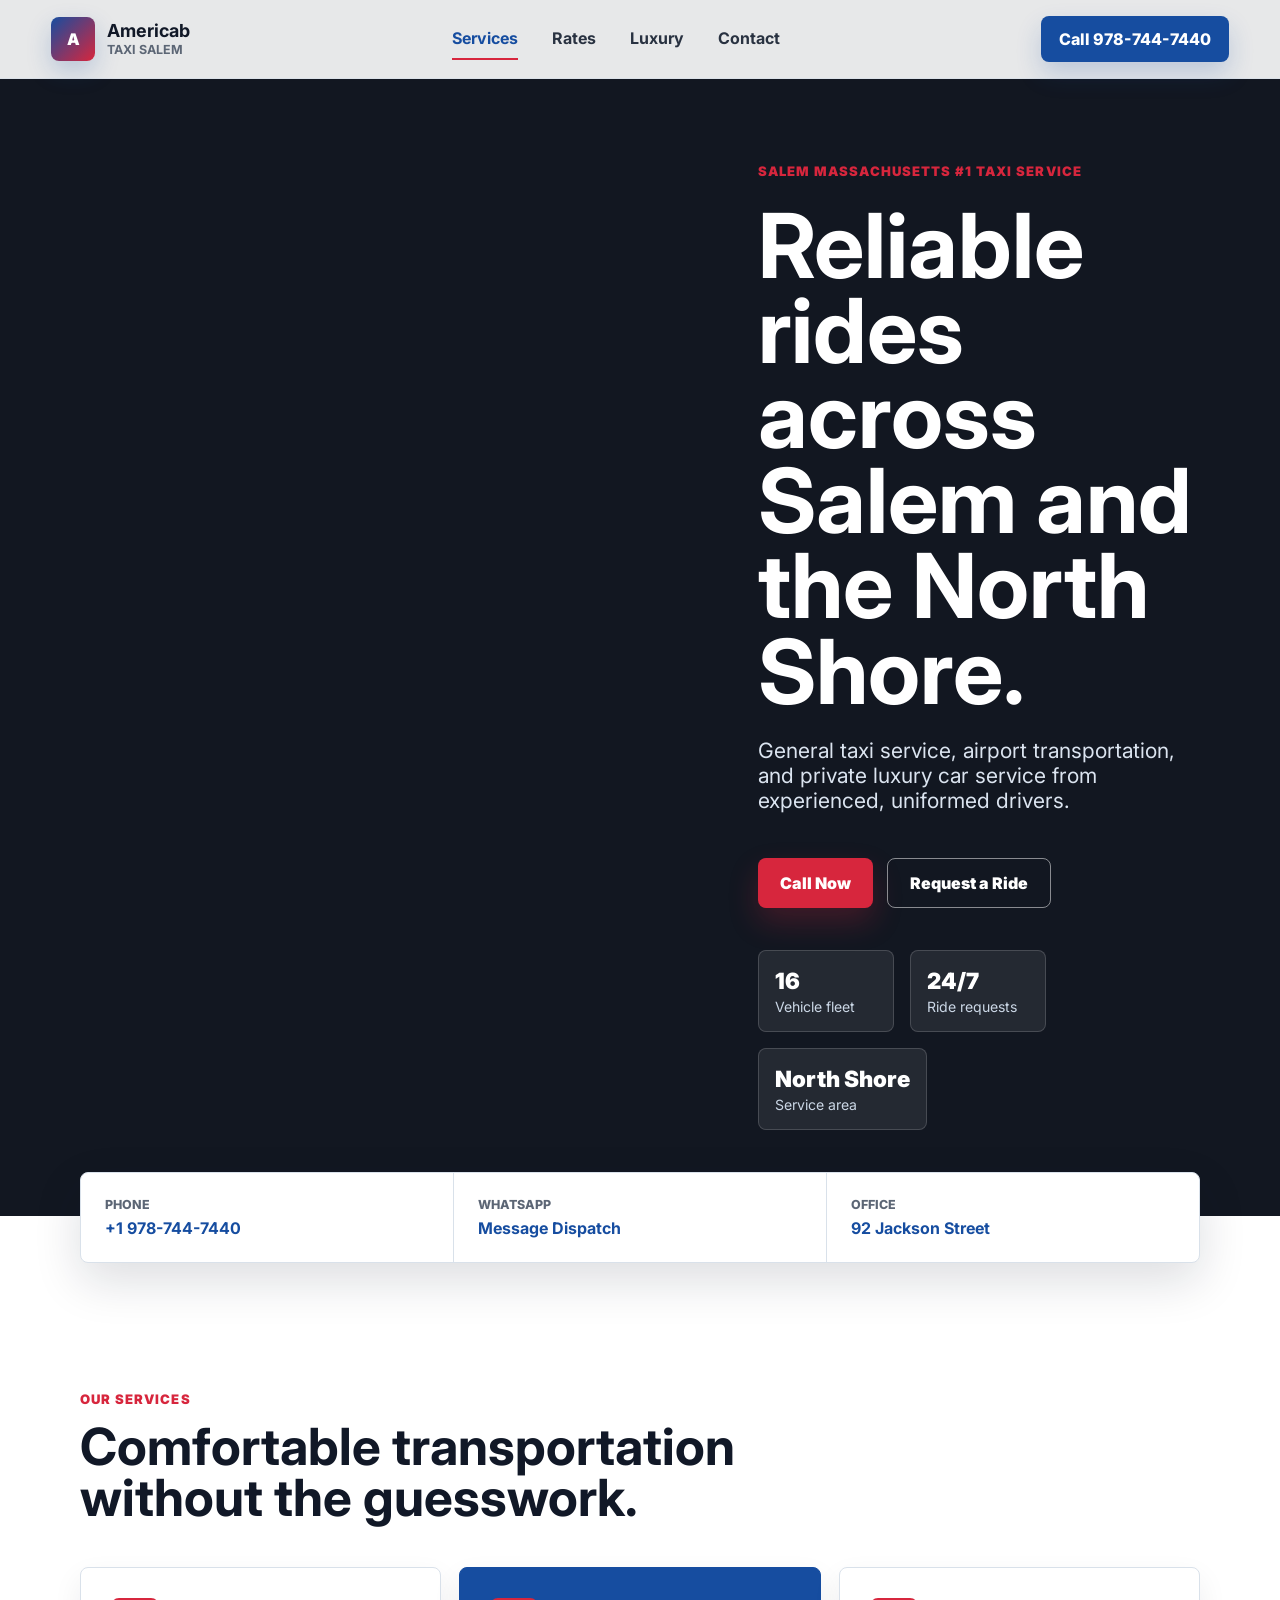
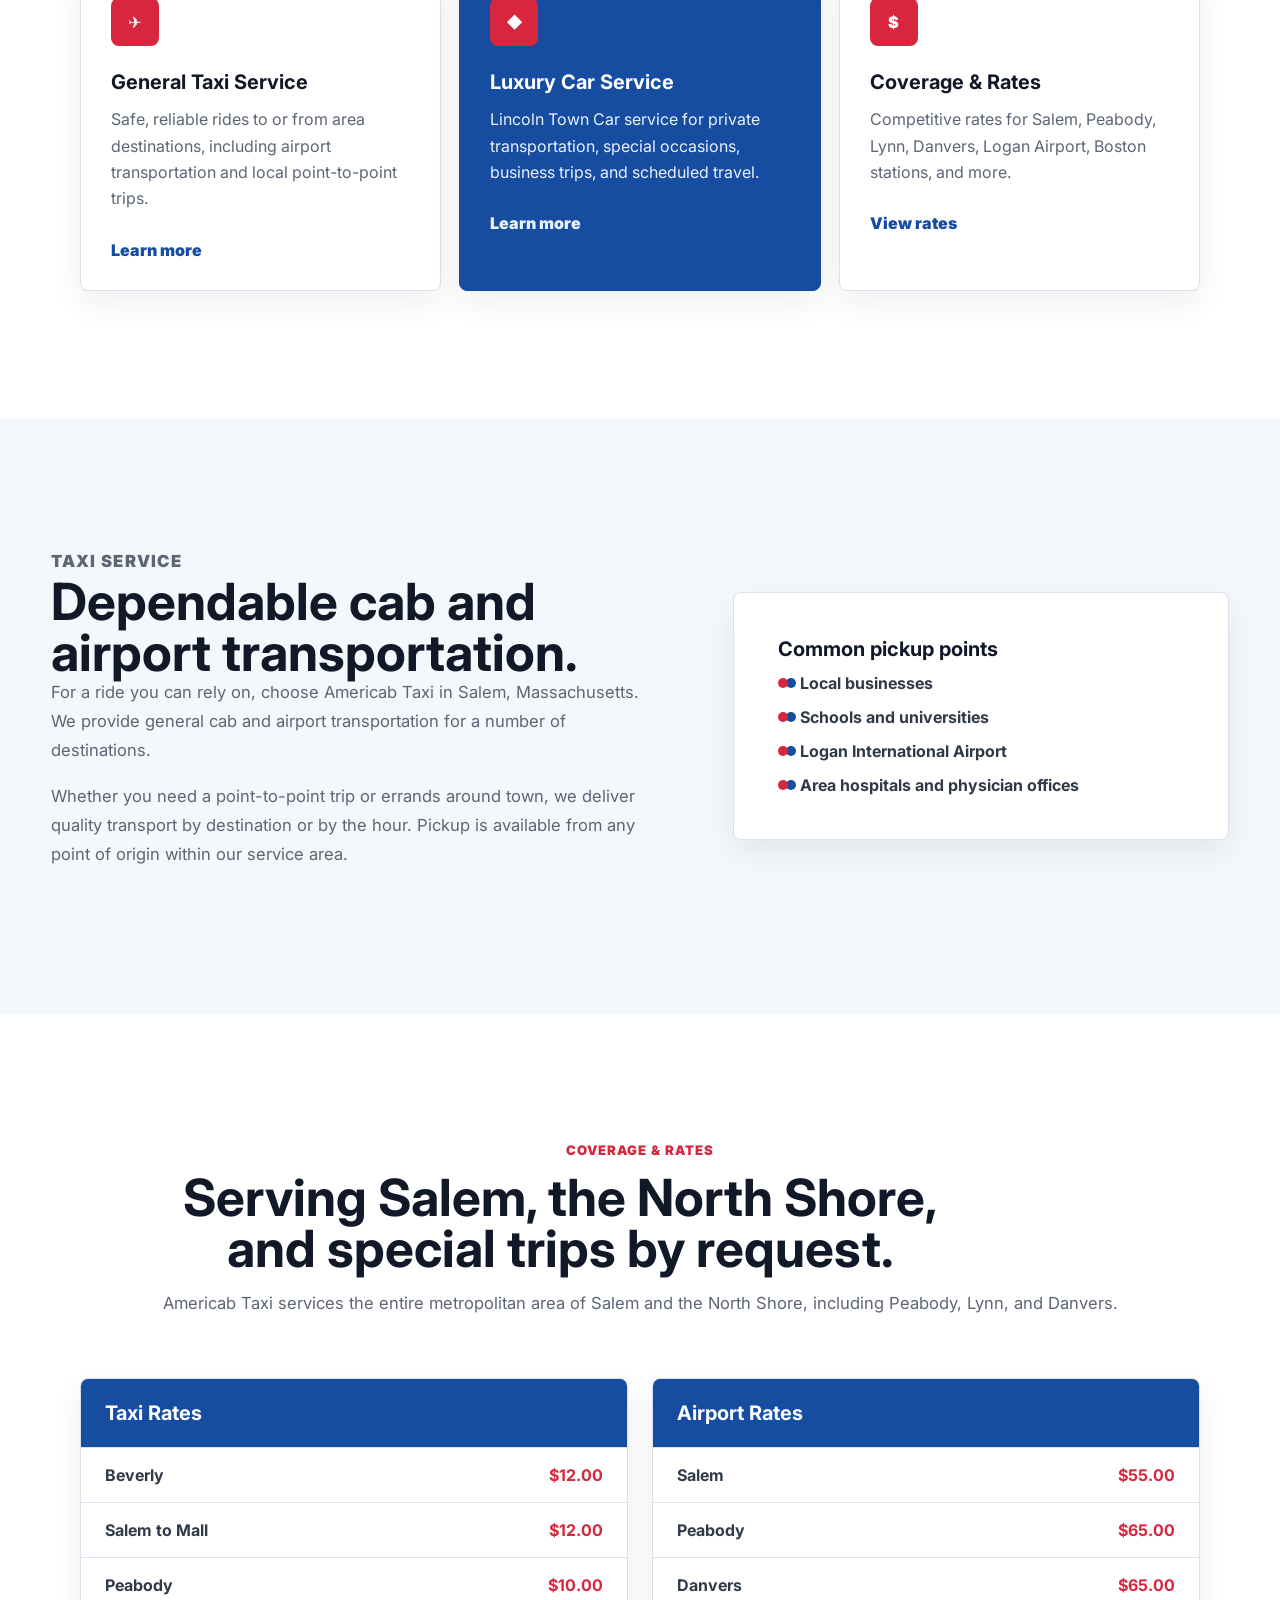
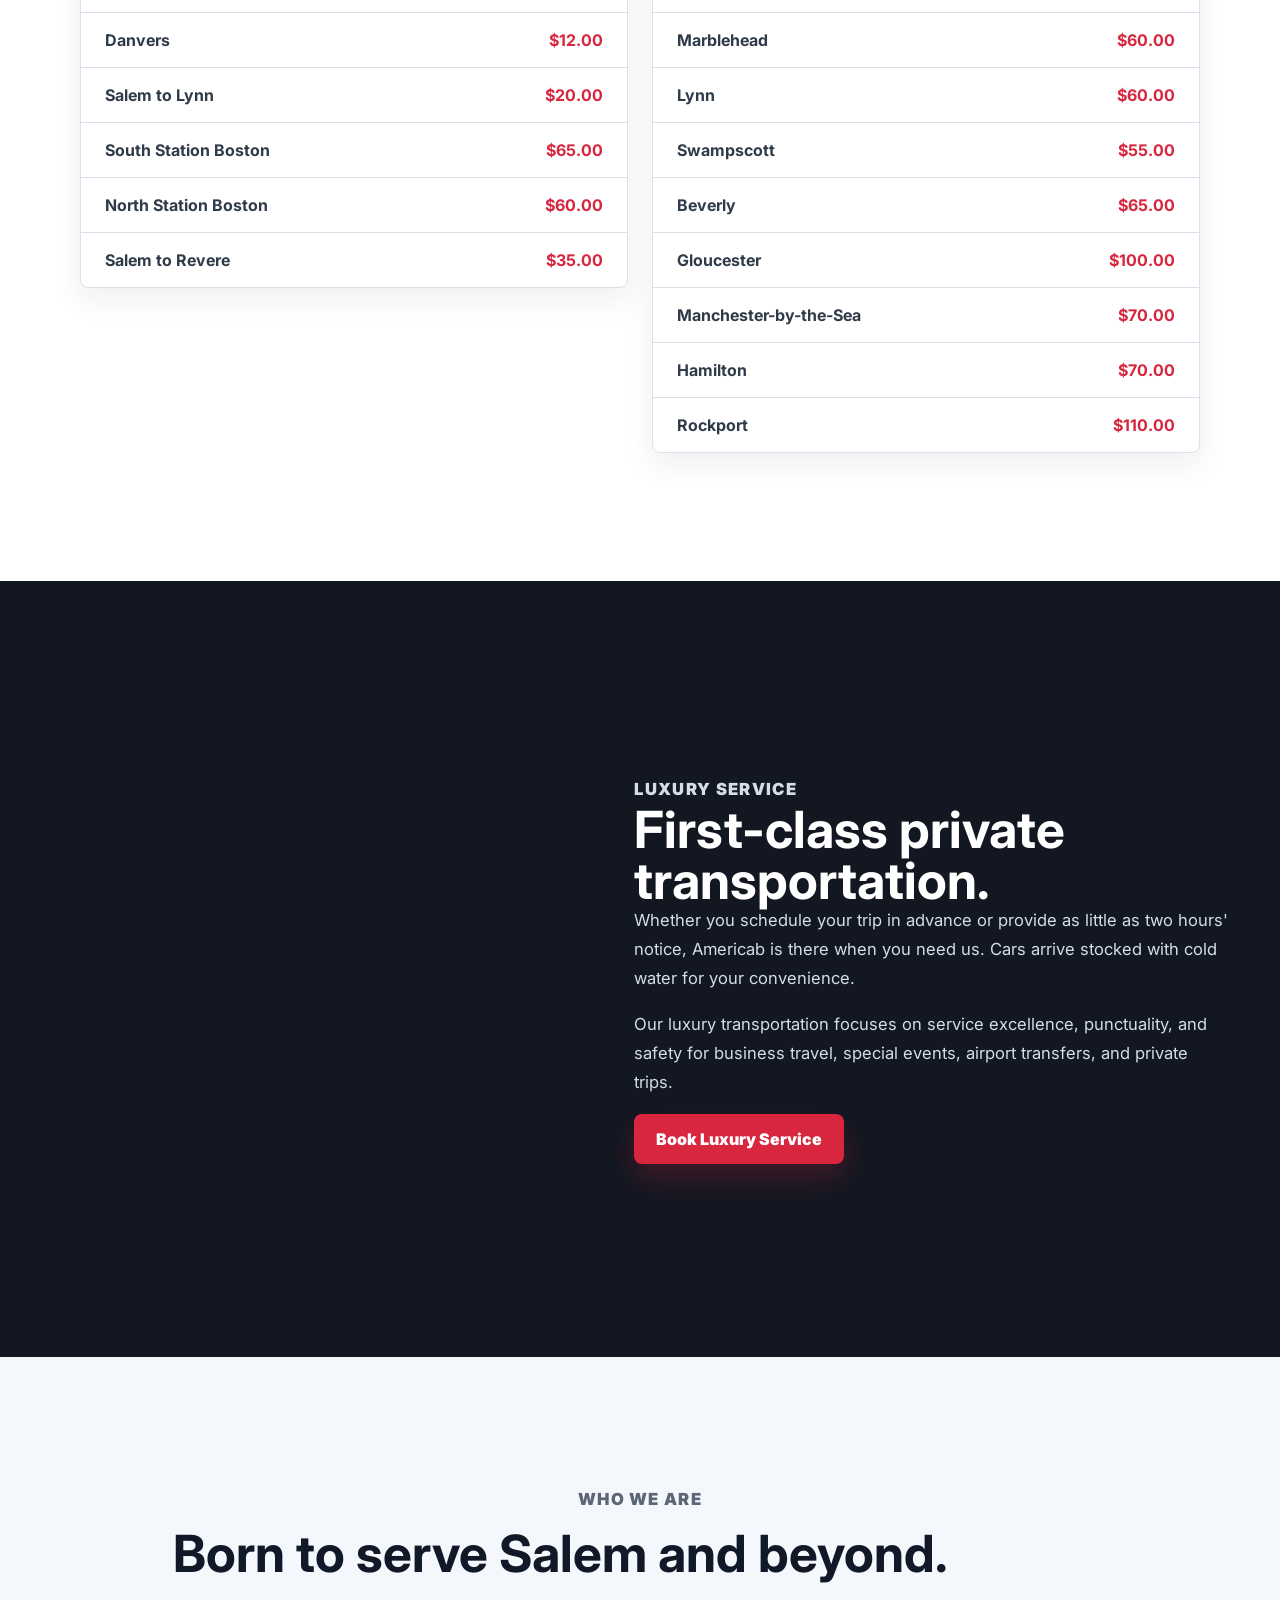
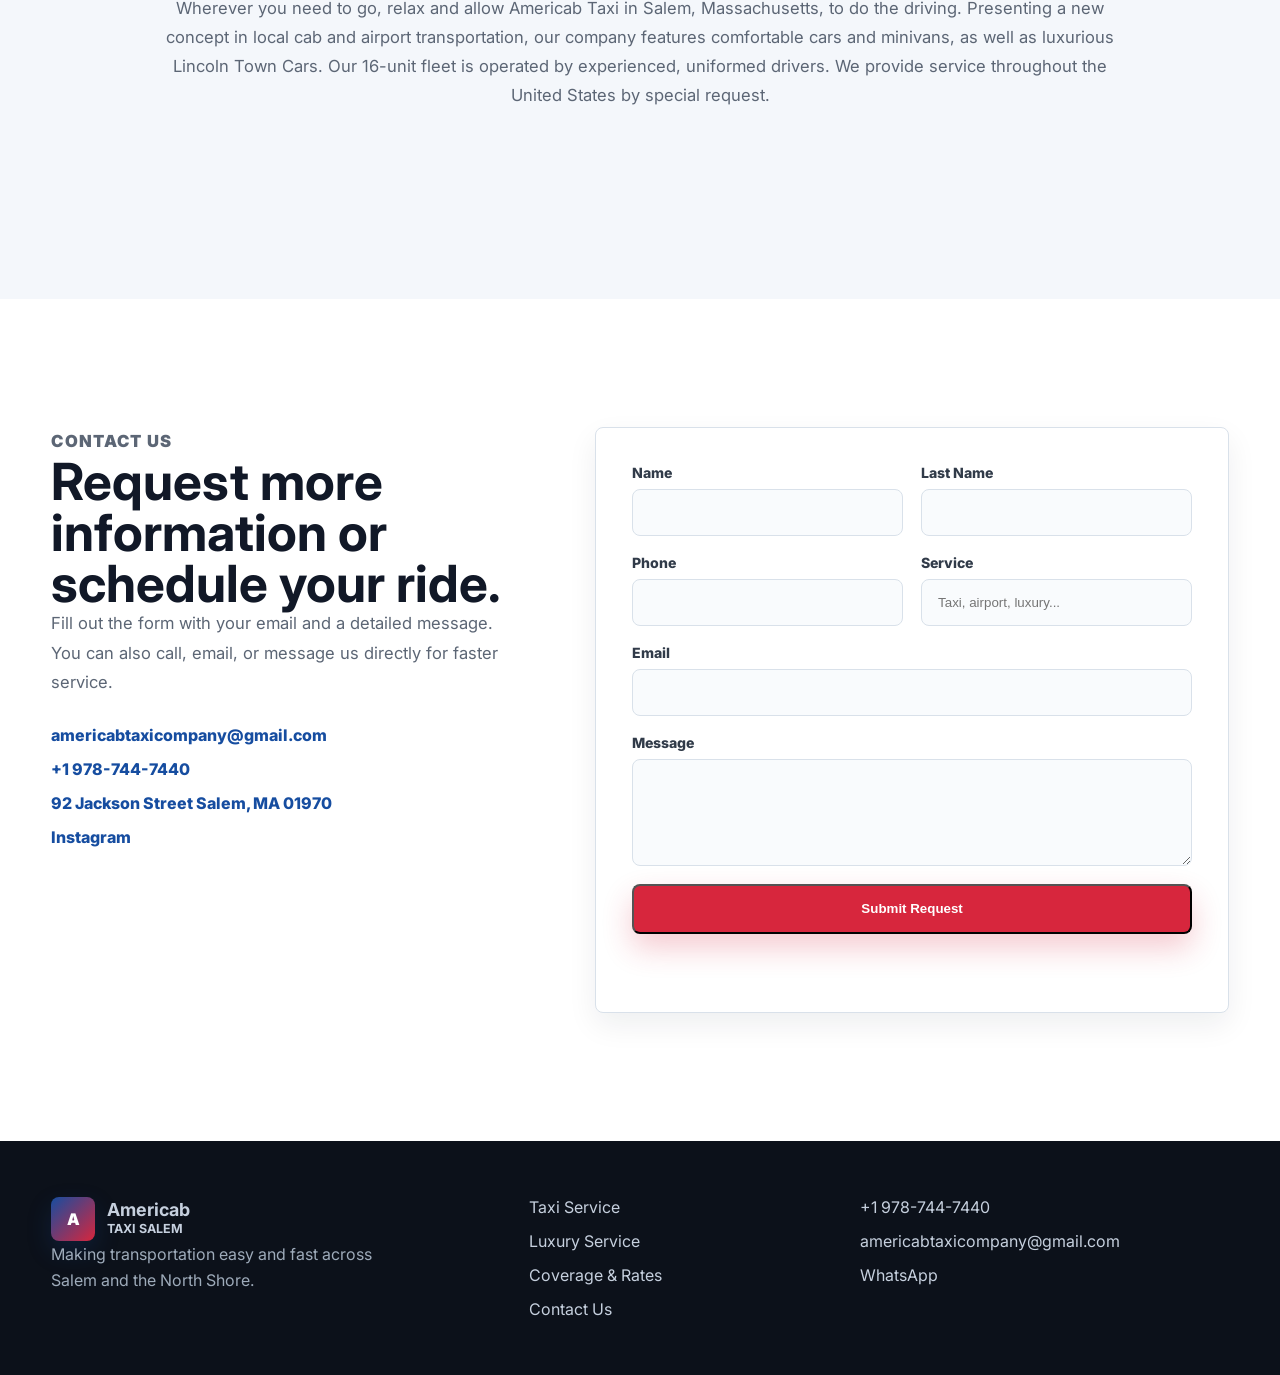
<file: index.html>
<!doctype html>
<html lang="en">
  <head>
    <meta charset="utf-8">
    <meta name="viewport" content="width=device-width, initial-scale=1">
    <meta name="description" content="Americab Taxi Salem provides dependable taxi, airport, and luxury transportation across Salem and the North Shore.">
    <title>Americab Taxi Salem | Taxi, Airport & Luxury Car Service</title>
    <link rel="preconnect" href="https://fonts.googleapis.com">
    <link rel="preconnect" href="https://fonts.gstatic.com" crossorigin>
    <link href="https://fonts.googleapis.com/css2?family=Inter:wght@400;500;600;700;800;900&display=swap" rel="stylesheet">
    <link rel="stylesheet" href="styles.css">
  </head>
  <body>
    <header class="site-header" data-header>
      <a class="brand" href="#home" aria-label="Americab Taxi Salem home">
        <span class="brand-mark">A</span>
        <span>
          <strong>Americab</strong>
          <small>Taxi Salem</small>
        </span>
      </a>

      <button class="nav-toggle" type="button" aria-label="Open menu" aria-expanded="false" data-nav-toggle>
        <span></span>
        <span></span>
      </button>

      <nav class="site-nav" data-nav>
        <a href="#services">Services</a>
        <a href="#rates">Rates</a>
        <a href="#luxury">Luxury</a>
        <a href="#contact">Contact</a>
      </nav>

      <a class="header-call" href="tel:+19787447440">Call 978-744-7440</a>
    </header>

    <main>
      <section class="hero" id="home">
        <div class="hero-media" role="img" aria-label="Americab taxi transportation in Salem, Massachusetts"></div>
        <div class="hero-content">
          <p class="eyebrow">Salem Massachusetts #1 Taxi Service</p>
          <h1>Reliable rides across Salem and the North Shore.</h1>
          <p class="hero-copy">General taxi service, airport transportation, and private luxury car service from experienced, uniformed drivers.</p>
          <div class="hero-actions">
            <a class="btn btn-primary" href="tel:+19787447440">Call Now</a>
            <a class="btn btn-secondary" href="#contact">Request a Ride</a>
          </div>
          <dl class="hero-stats" aria-label="Service highlights">
            <div>
              <dt>16</dt>
              <dd>Vehicle fleet</dd>
            </div>
            <div>
              <dt>24/7</dt>
              <dd>Ride requests</dd>
            </div>
            <div>
              <dt>North Shore</dt>
              <dd>Service area</dd>
            </div>
          </dl>
        </div>
      </section>

      <section class="quick-book" aria-label="Quick contact options">
        <a href="tel:+19787447440">
          <span>Phone</span>
          <strong>+1 978-744-7440</strong>
        </a>
        <a href="https://api.whatsapp.com/send?phone=19787447440" target="_blank" rel="noreferrer">
          <span>WhatsApp</span>
          <strong>Message Dispatch</strong>
        </a>
        <a href="https://maps.app.goo.gl/YvruydtQQTL6pAGq8" target="_blank" rel="noreferrer">
          <span>Office</span>
          <strong>92 Jackson Street</strong>
        </a>
      </section>

      <section class="section intro" id="services">
        <div class="section-heading">
          <p class="eyebrow">Our Services</p>
          <h2>Comfortable transportation without the guesswork.</h2>
        </div>
        <div class="service-grid">
          <article class="service-card">
            <span class="card-icon">✈</span>
            <h3>General Taxi Service</h3>
            <p>Safe, reliable rides to or from area destinations, including airport transportation and local point-to-point trips.</p>
            <a href="#taxi">Learn more</a>
          </article>
          <article class="service-card accent">
            <span class="card-icon">◆</span>
            <h3>Luxury Car Service</h3>
            <p>Lincoln Town Car service for private transportation, special occasions, business trips, and scheduled travel.</p>
            <a href="#luxury">Learn more</a>
          </article>
          <article class="service-card">
            <span class="card-icon">$</span>
            <h3>Coverage & Rates</h3>
            <p>Competitive rates for Salem, Peabody, Lynn, Danvers, Logan Airport, Boston stations, and more.</p>
            <a href="#rates">View rates</a>
          </article>
        </div>
      </section>

      <section class="section split" id="taxi">
        <div>
          <p class="eyebrow">Taxi Service</p>
          <h2>Dependable cab and airport transportation.</h2>
          <p>For a ride you can rely on, choose Americab Taxi in Salem, Massachusetts. We provide general cab and airport transportation for a number of destinations.</p>
          <p>Whether you need a point-to-point trip or errands around town, we deliver quality transport by destination or by the hour. Pickup is available from any point of origin within our service area.</p>
        </div>
        <div class="feature-panel">
          <h3>Common pickup points</h3>
          <ul class="check-list">
            <li>Local businesses</li>
            <li>Schools and universities</li>
            <li>Logan International Airport</li>
            <li>Area hospitals and physician offices</li>
          </ul>
        </div>
      </section>

      <section class="section rates-section" id="rates">
        <div class="section-heading wide">
          <p class="eyebrow">Coverage & Rates</p>
          <h2>Serving Salem, the North Shore, and special trips by request.</h2>
          <p>Americab Taxi services the entire metropolitan area of Salem and the North Shore, including Peabody, Lynn, and Danvers.</p>
        </div>
        <div class="rate-layout">
          <article class="rate-table">
            <h3>Taxi Rates</h3>
            <div class="rate-row"><span>Beverly</span><strong>$12.00</strong></div>
            <div class="rate-row"><span>Salem to Mall</span><strong>$12.00</strong></div>
            <div class="rate-row"><span>Peabody</span><strong>$10.00</strong></div>
            <div class="rate-row"><span>Danvers</span><strong>$12.00</strong></div>
            <div class="rate-row"><span>Salem to Lynn</span><strong>$20.00</strong></div>
            <div class="rate-row"><span>South Station Boston</span><strong>$65.00</strong></div>
            <div class="rate-row"><span>North Station Boston</span><strong>$60.00</strong></div>
            <div class="rate-row"><span>Salem to Revere</span><strong>$35.00</strong></div>
          </article>
          <article class="rate-table">
            <h3>Airport Rates</h3>
            <div class="rate-row"><span>Salem</span><strong>$55.00</strong></div>
            <div class="rate-row"><span>Peabody</span><strong>$65.00</strong></div>
            <div class="rate-row"><span>Danvers</span><strong>$65.00</strong></div>
            <div class="rate-row"><span>Marblehead</span><strong>$60.00</strong></div>
            <div class="rate-row"><span>Lynn</span><strong>$60.00</strong></div>
            <div class="rate-row"><span>Swampscott</span><strong>$55.00</strong></div>
            <div class="rate-row"><span>Beverly</span><strong>$65.00</strong></div>
            <div class="rate-row"><span>Gloucester</span><strong>$100.00</strong></div>
            <div class="rate-row"><span>Manchester-by-the-Sea</span><strong>$70.00</strong></div>
            <div class="rate-row"><span>Hamilton</span><strong>$70.00</strong></div>
            <div class="rate-row"><span>Rockport</span><strong>$110.00</strong></div>
          </article>
        </div>
      </section>

      <section class="section luxury" id="luxury">
        <div class="luxury-image" role="img" aria-label="Private luxury transportation vehicle"></div>
        <div class="luxury-copy">
          <p class="eyebrow">Luxury Service</p>
          <h2>First-class private transportation.</h2>
          <p>Whether you schedule your trip in advance or provide as little as two hours' notice, Americab is there when you need us. Cars arrive stocked with cold water for your convenience.</p>
          <p>Our luxury transportation focuses on service excellence, punctuality, and safety for business travel, special events, airport transfers, and private trips.</p>
          <a class="btn btn-primary" href="#contact">Book Luxury Service</a>
        </div>
      </section>

      <section class="section about">
        <div class="section-heading wide">
          <p class="eyebrow">Who We Are</p>
          <h2>Born to serve Salem and beyond.</h2>
          <p>Wherever you need to go, relax and allow Americab Taxi in Salem, Massachusetts, to do the driving. Presenting a new concept in local cab and airport transportation, our company features comfortable cars and minivans, as well as luxurious Lincoln Town Cars. Our 16-unit fleet is operated by experienced, uniformed drivers. We provide service throughout the United States by special request.</p>
        </div>
      </section>

      <section class="section contact-section" id="contact">
        <div class="contact-copy">
          <p class="eyebrow">Contact Us</p>
          <h2>Request more information or schedule your ride.</h2>
          <p>Fill out the form with your email and a detailed message. You can also call, email, or message us directly for faster service.</p>
          <div class="contact-links">
            <a href="mailto:americabtaxicompany@gmail.com">americabtaxicompany@gmail.com</a>
            <a href="tel:+19787447440">+1 978-744-7440</a>
            <a href="https://maps.app.goo.gl/YvruydtQQTL6pAGq8" target="_blank" rel="noreferrer">92 Jackson Street Salem, MA 01970</a>
            <a href="https://www.instagram.com/americab.taxi?utm_source=ig_web_button_share_sheet&amp;igsh=ZDNlZDc0MzIxNw==" target="_blank" rel="noreferrer">Instagram</a>
          </div>
        </div>

        <form class="contact-form" data-contact-form>
          <label>
            <span>Name</span>
            <input type="text" name="name" autocomplete="given-name">
          </label>
          <label>
            <span>Last Name</span>
            <input type="text" name="lastName" autocomplete="family-name">
          </label>
          <label>
            <span>Phone</span>
            <input type="tel" name="phone" required autocomplete="tel">
          </label>
          <label>
            <span>Service</span>
            <input type="text" name="service" placeholder="Taxi, airport, luxury..." autocomplete="off">
          </label>
          <label class="full">
            <span>Email</span>
            <input type="email" name="email" required autocomplete="email">
          </label>
          <label class="full">
            <span>Message</span>
            <textarea name="message" rows="5"></textarea>
          </label>
          <button class="btn btn-primary" type="submit">Submit Request</button>
          <p class="form-note" data-form-note aria-live="polite"></p>
        </form>
      </section>
    </main>

    <footer class="site-footer">
      <div>
        <a class="brand footer-brand" href="#home">
          <span class="brand-mark">A</span>
          <span>
            <strong>Americab</strong>
            <small>Taxi Salem</small>
          </span>
        </a>
        <p>Making transportation easy and fast across Salem and the North Shore.</p>
      </div>
      <div class="footer-nav">
        <a href="#services">Taxi Service</a>
        <a href="#luxury">Luxury Service</a>
        <a href="#rates">Coverage & Rates</a>
        <a href="#contact">Contact Us</a>
      </div>
      <div class="footer-contact">
        <a href="tel:+19787447440">+1 978-744-7440</a>
        <a href="mailto:americabtaxicompany@gmail.com">americabtaxicompany@gmail.com</a>
        <a href="https://api.whatsapp.com/send?phone=19787447440" target="_blank" rel="noreferrer">WhatsApp</a>
      </div>
    </footer>

    <script src="script.js"></script>
  </body>
</html>
</file>
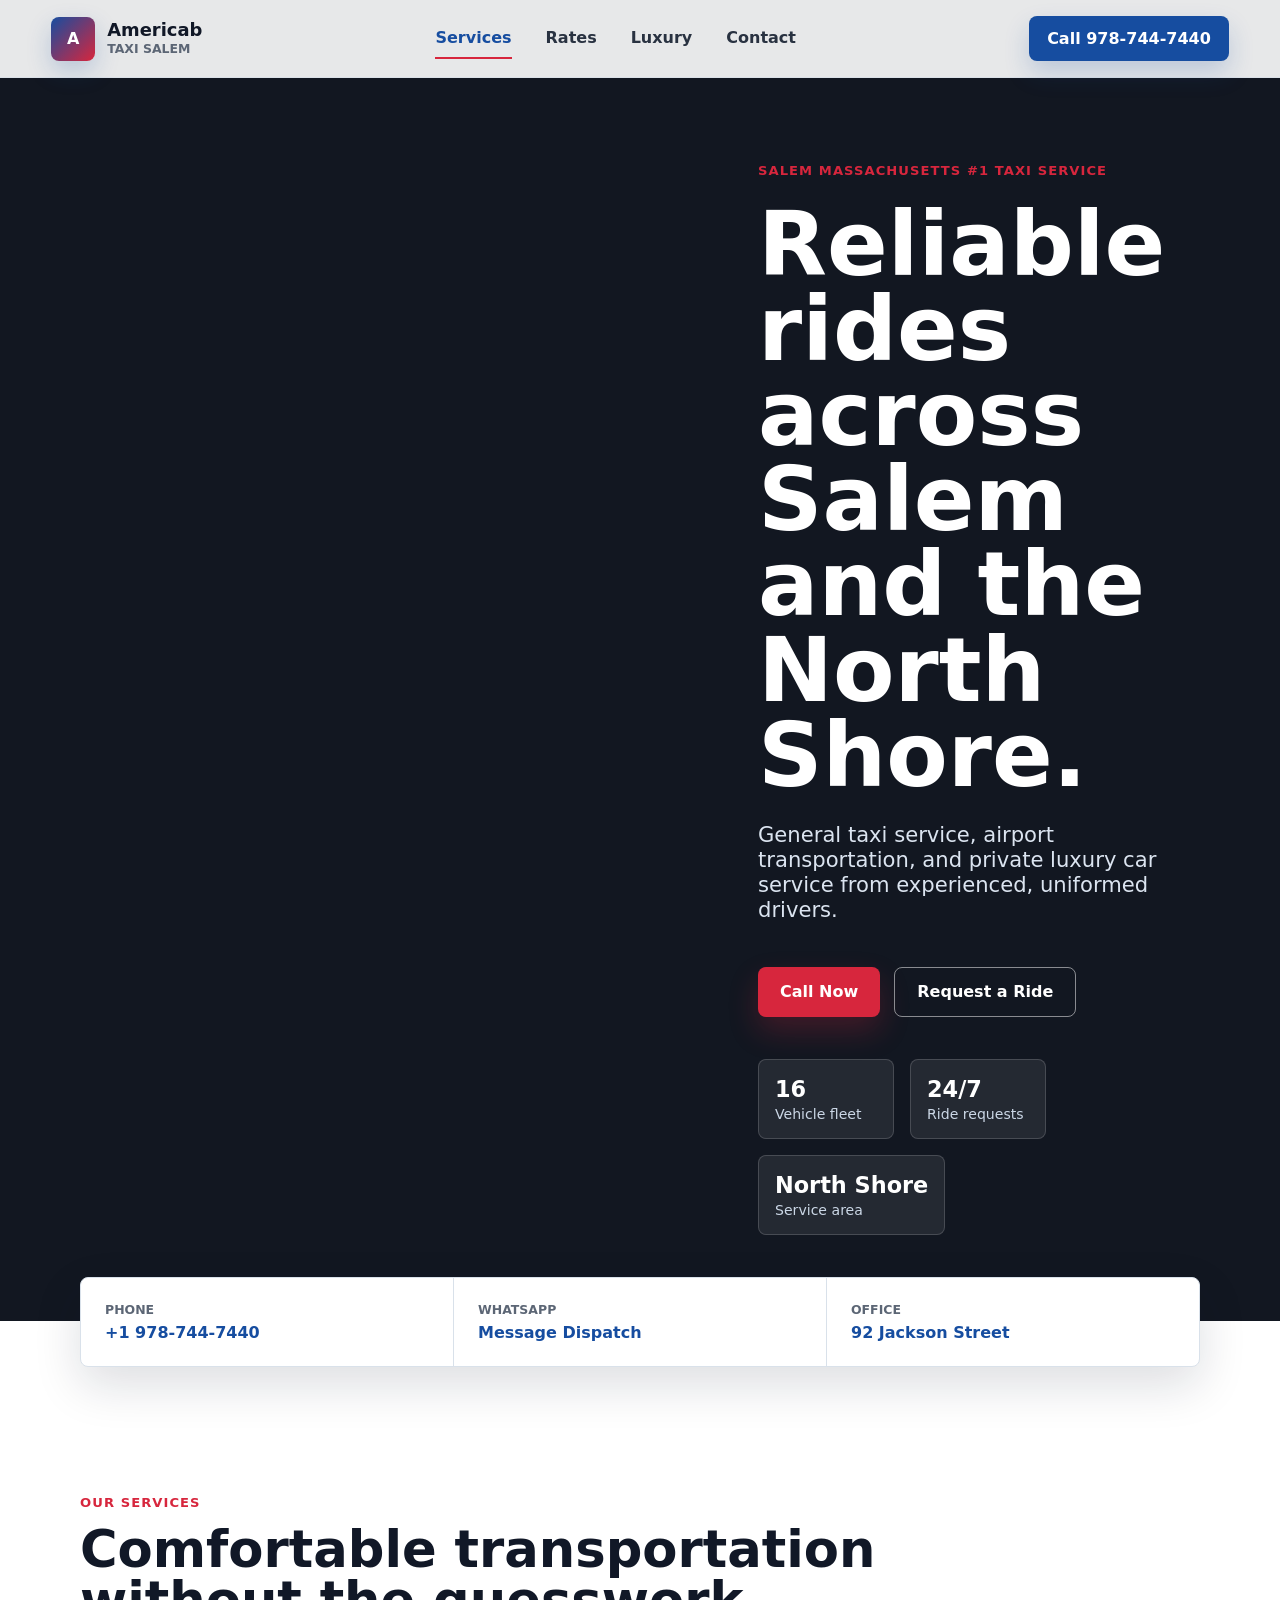
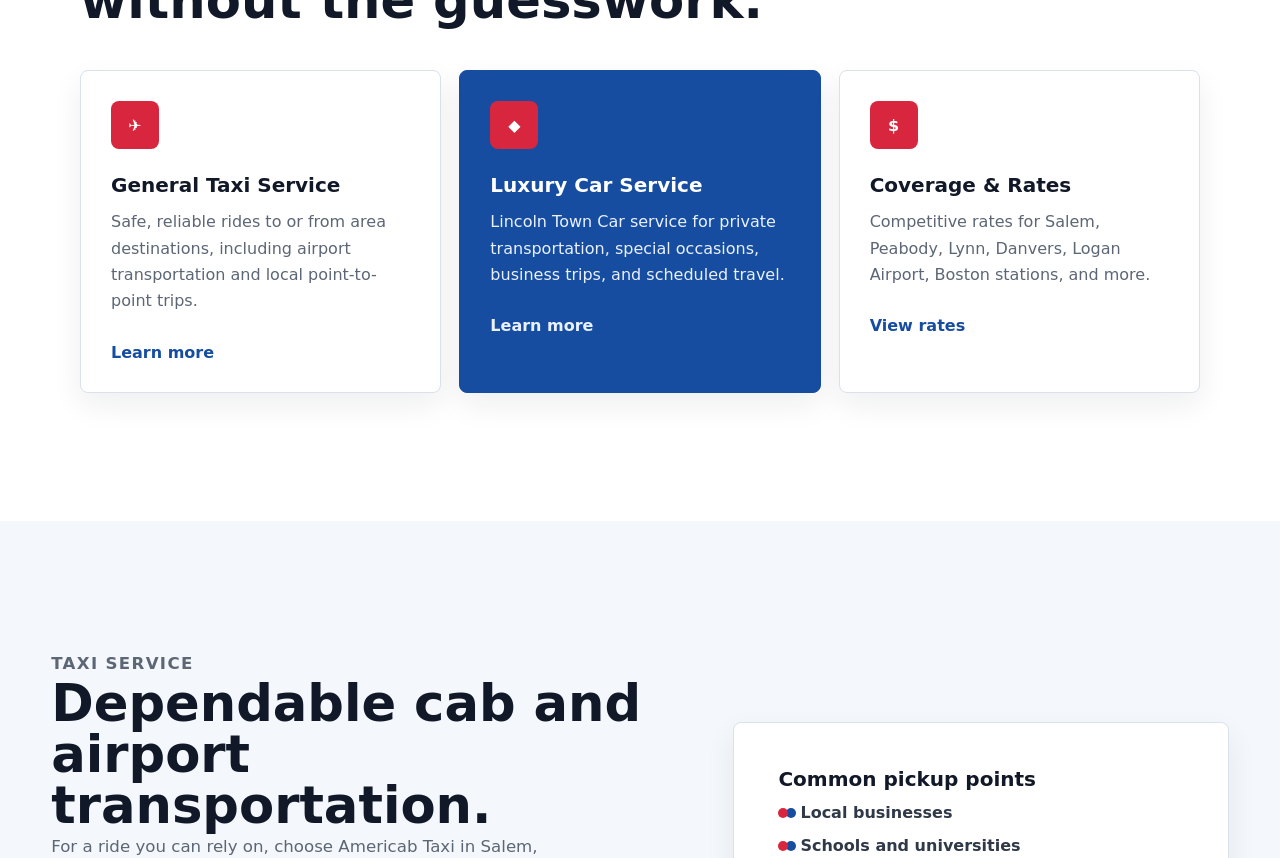
<file: contact-us/index.html>
<!doctype html>
<html lang="en">
  <head>
    <meta charset="utf-8">
    <meta name="viewport" content="width=device-width, initial-scale=1">
    <meta http-equiv="refresh" content="0; url=../#contact">
    <title>Contact Us | Americab Taxi Salem</title>
  </head>
  <body>
    <a href="../#contact">Contact Us</a>
  </body>
</html>
</file>
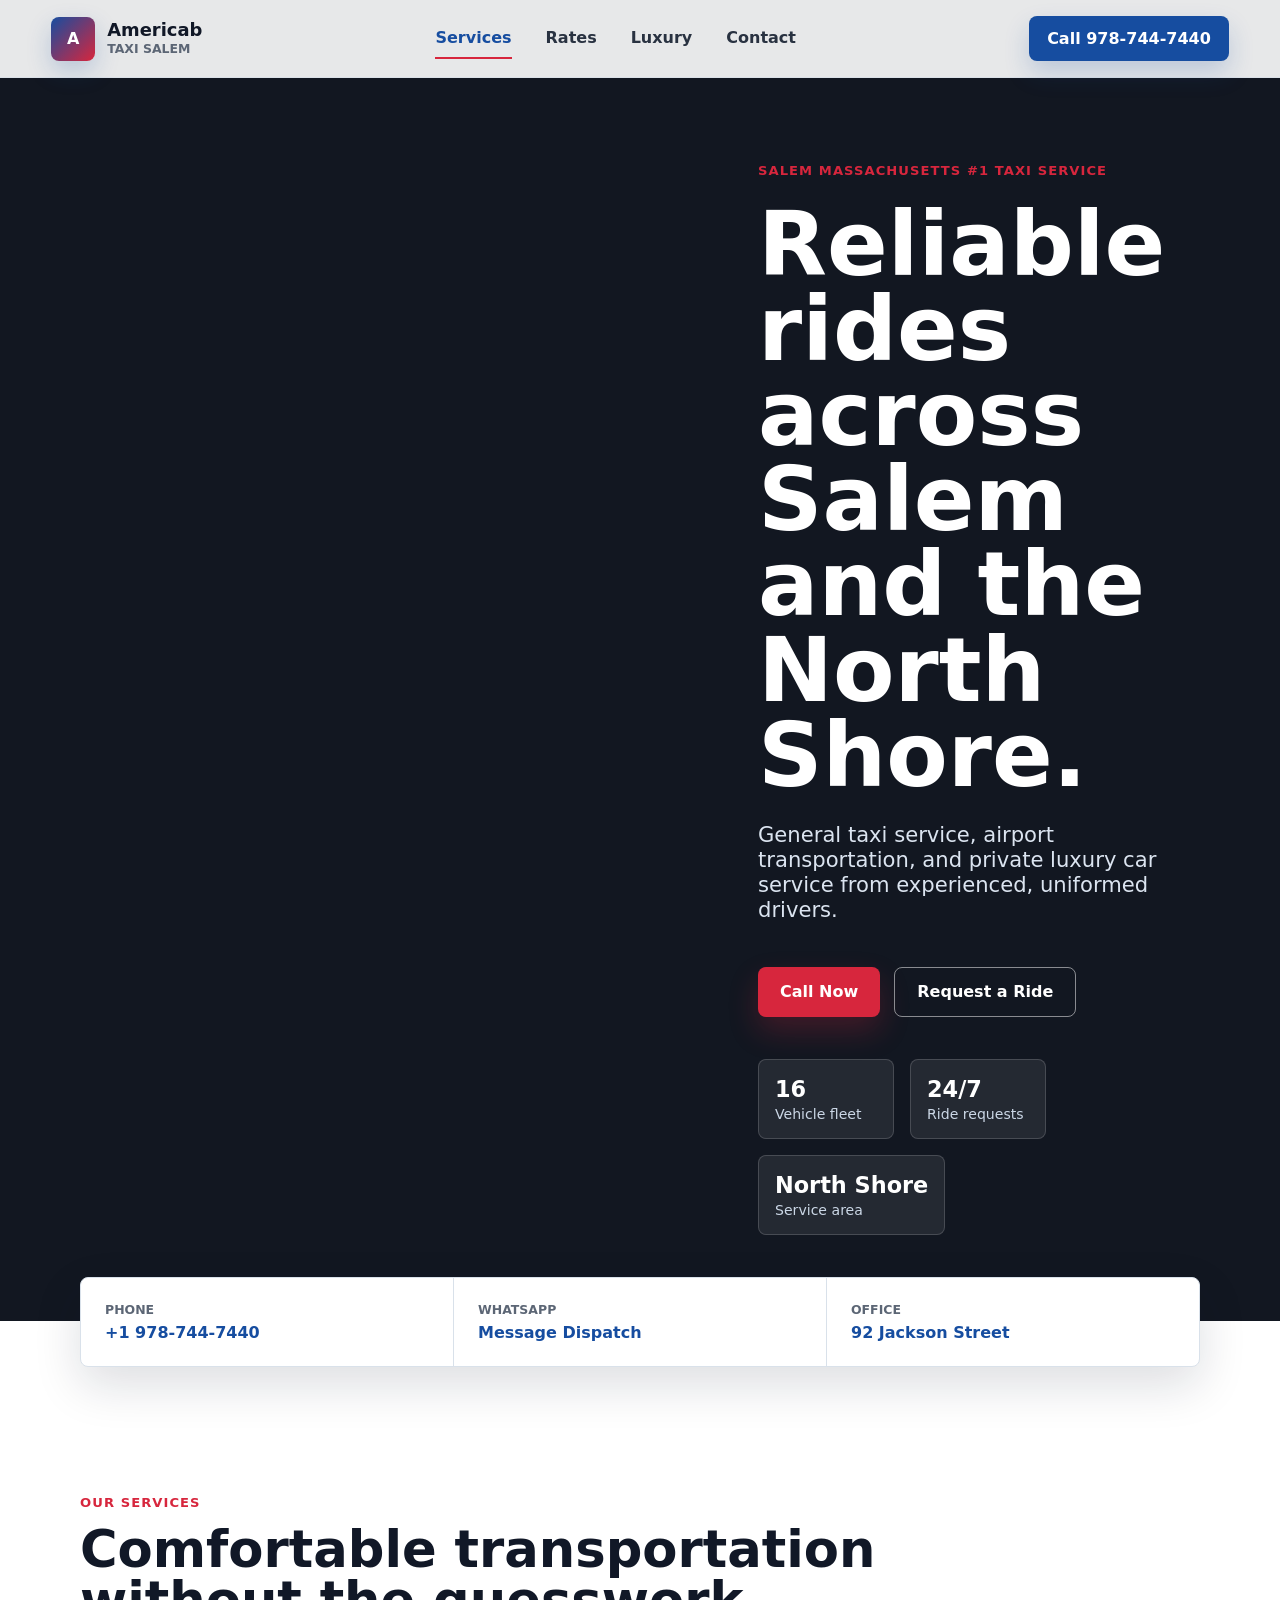
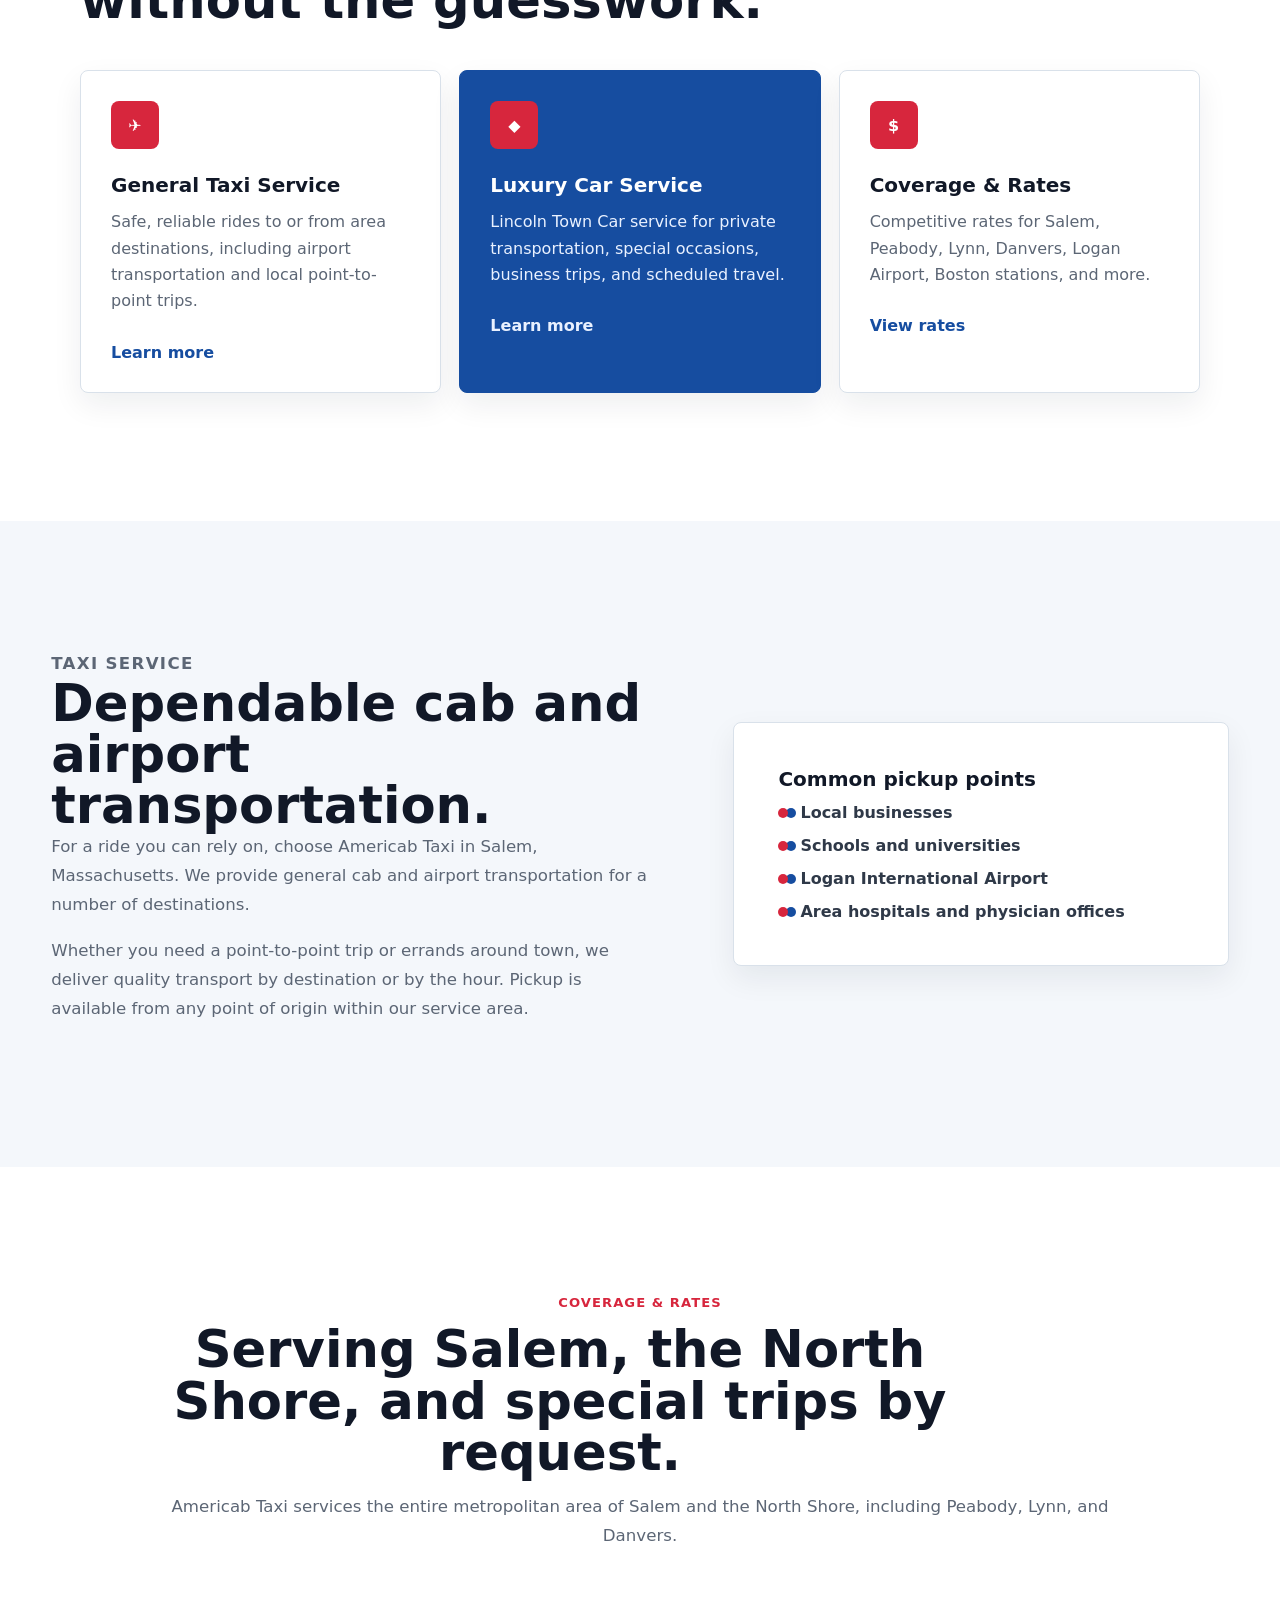
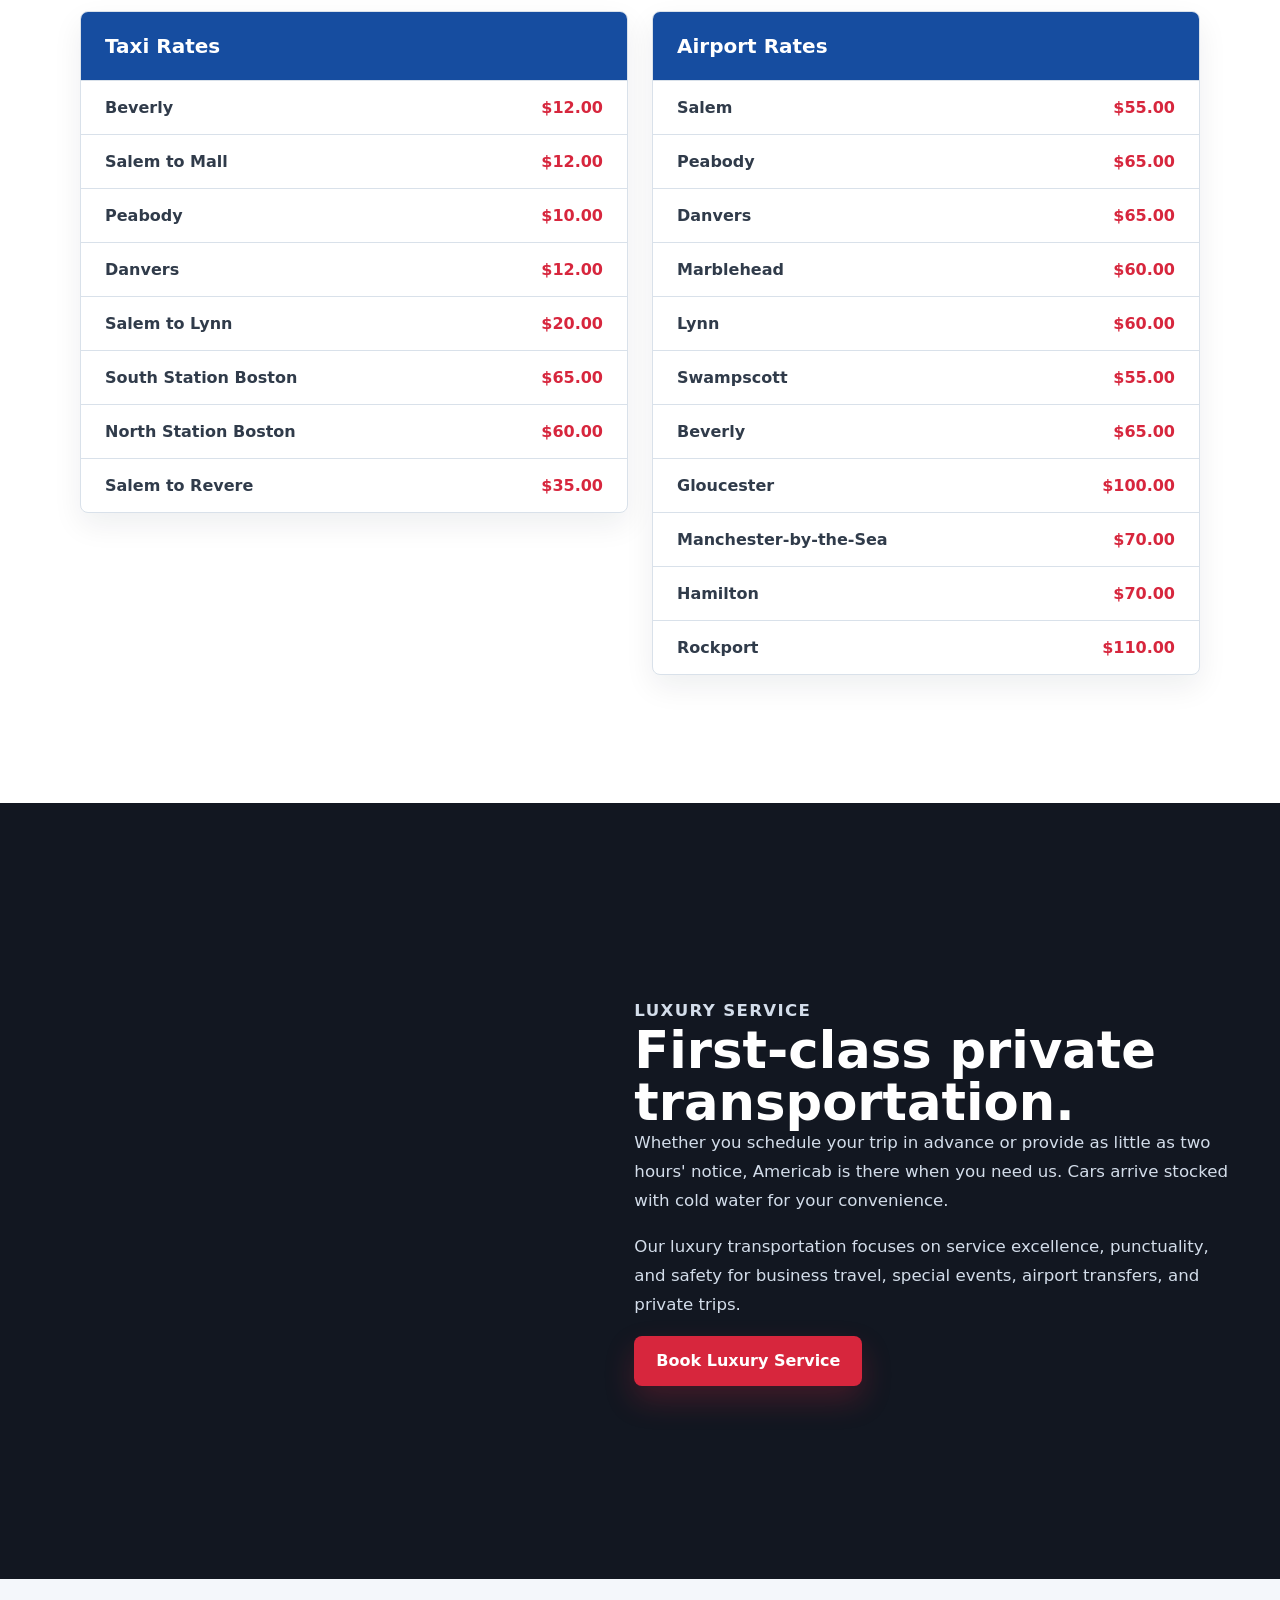
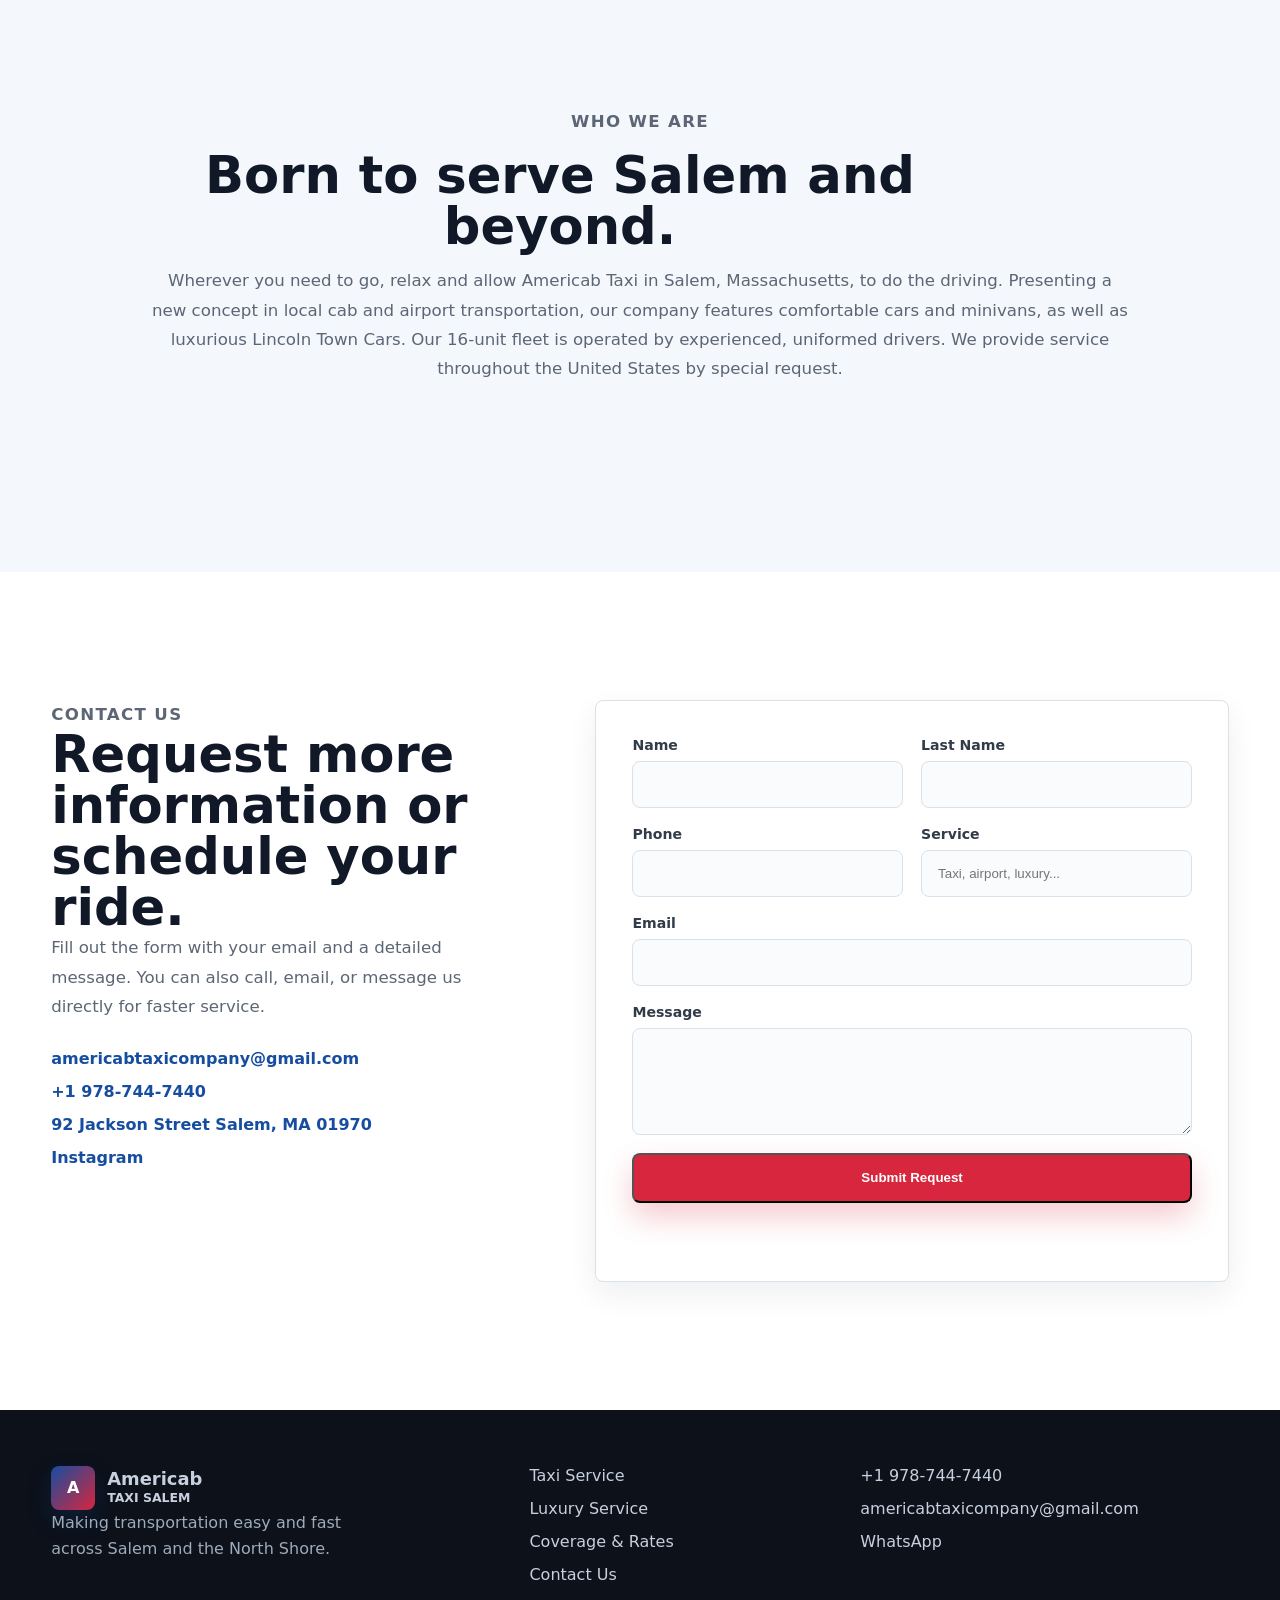
<file: coverage-&-rates/index.html>
<!doctype html>
<html lang="en">
  <head>
    <meta charset="utf-8">
    <meta name="viewport" content="width=device-width, initial-scale=1">
    <meta http-equiv="refresh" content="0; url=../#rates">
    <title>Coverage & Rates | Americab Taxi Salem</title>
  </head>
  <body>
    <a href="../#rates">Coverage & Rates</a>
  </body>
</html>
</file>
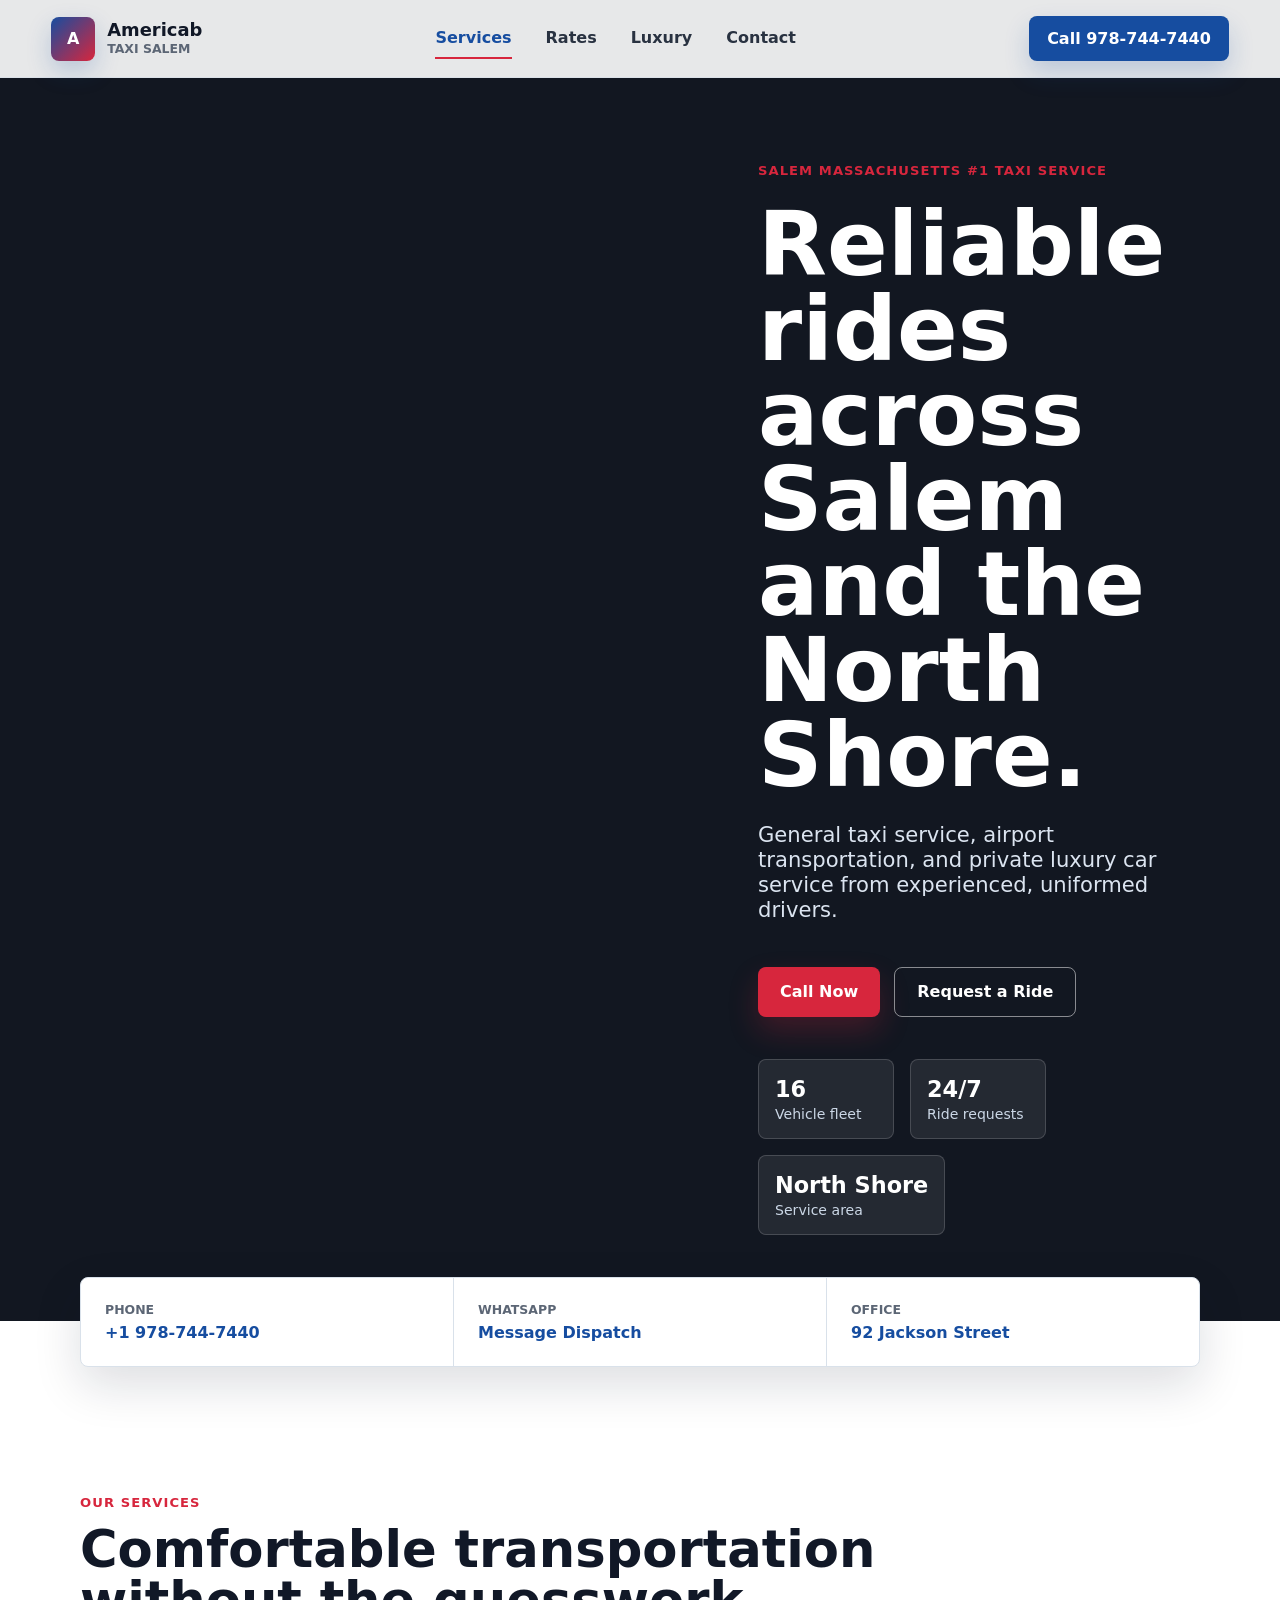
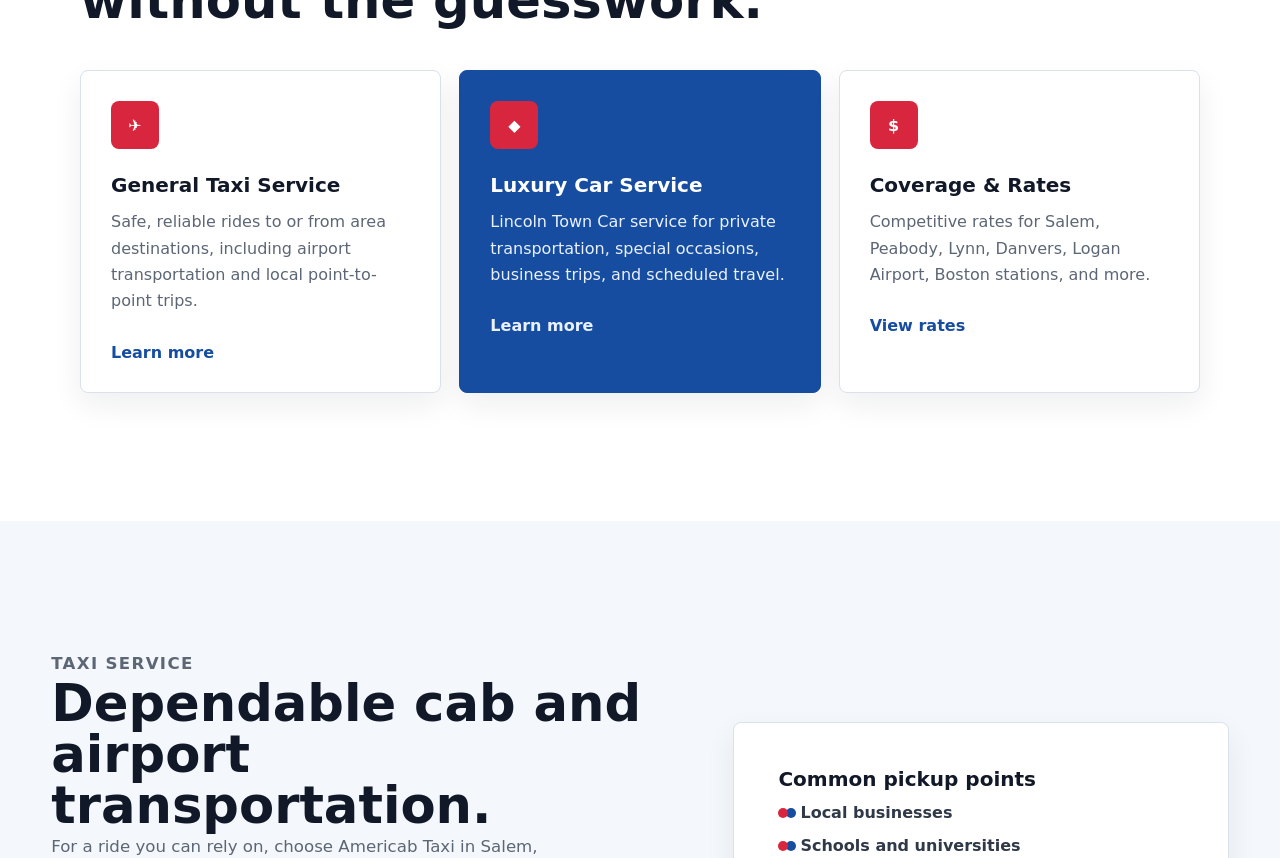
<file: luxury-service/index.html>
<!doctype html>
<html lang="en">
  <head>
    <meta charset="utf-8">
    <meta name="viewport" content="width=device-width, initial-scale=1">
    <meta http-equiv="refresh" content="0; url=../#luxury">
    <title>Luxury Service | Americab Taxi Salem</title>
  </head>
  <body>
    <a href="../#luxury">Luxury Service</a>
  </body>
</html>
</file>
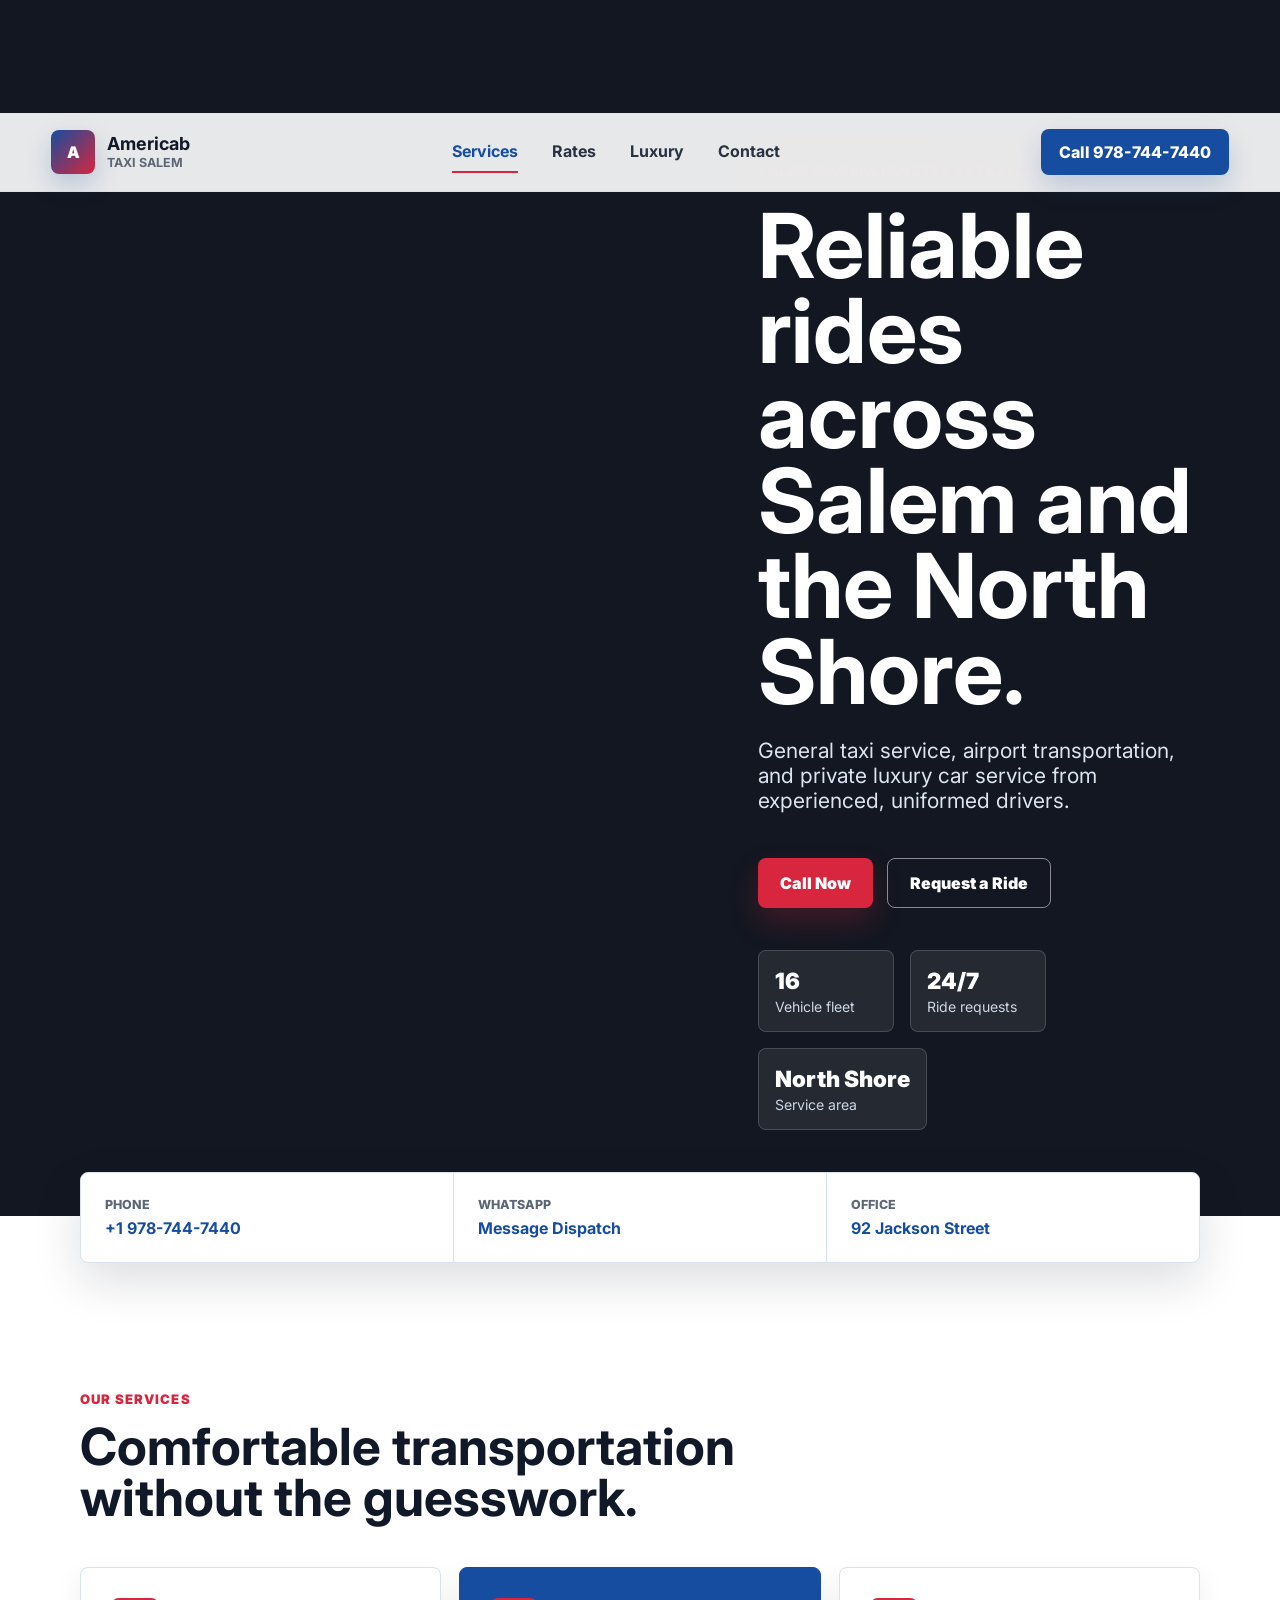
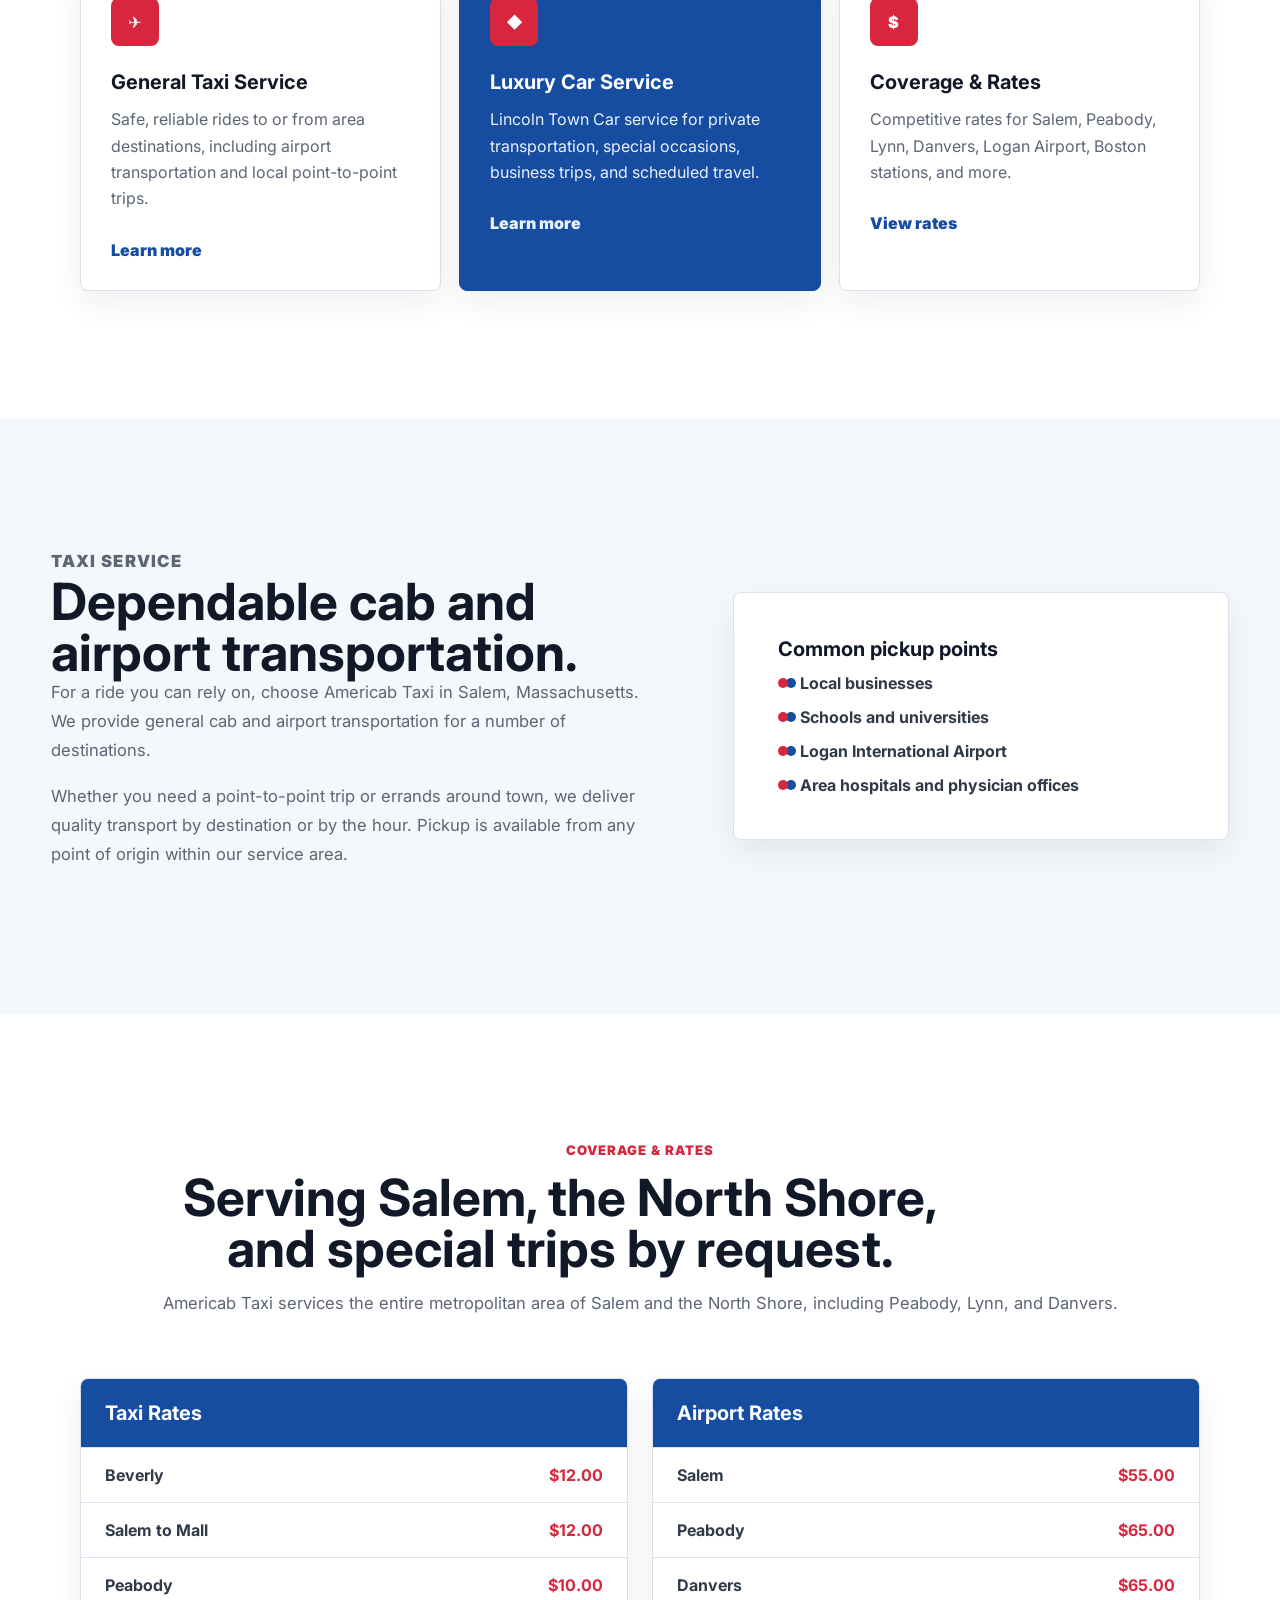
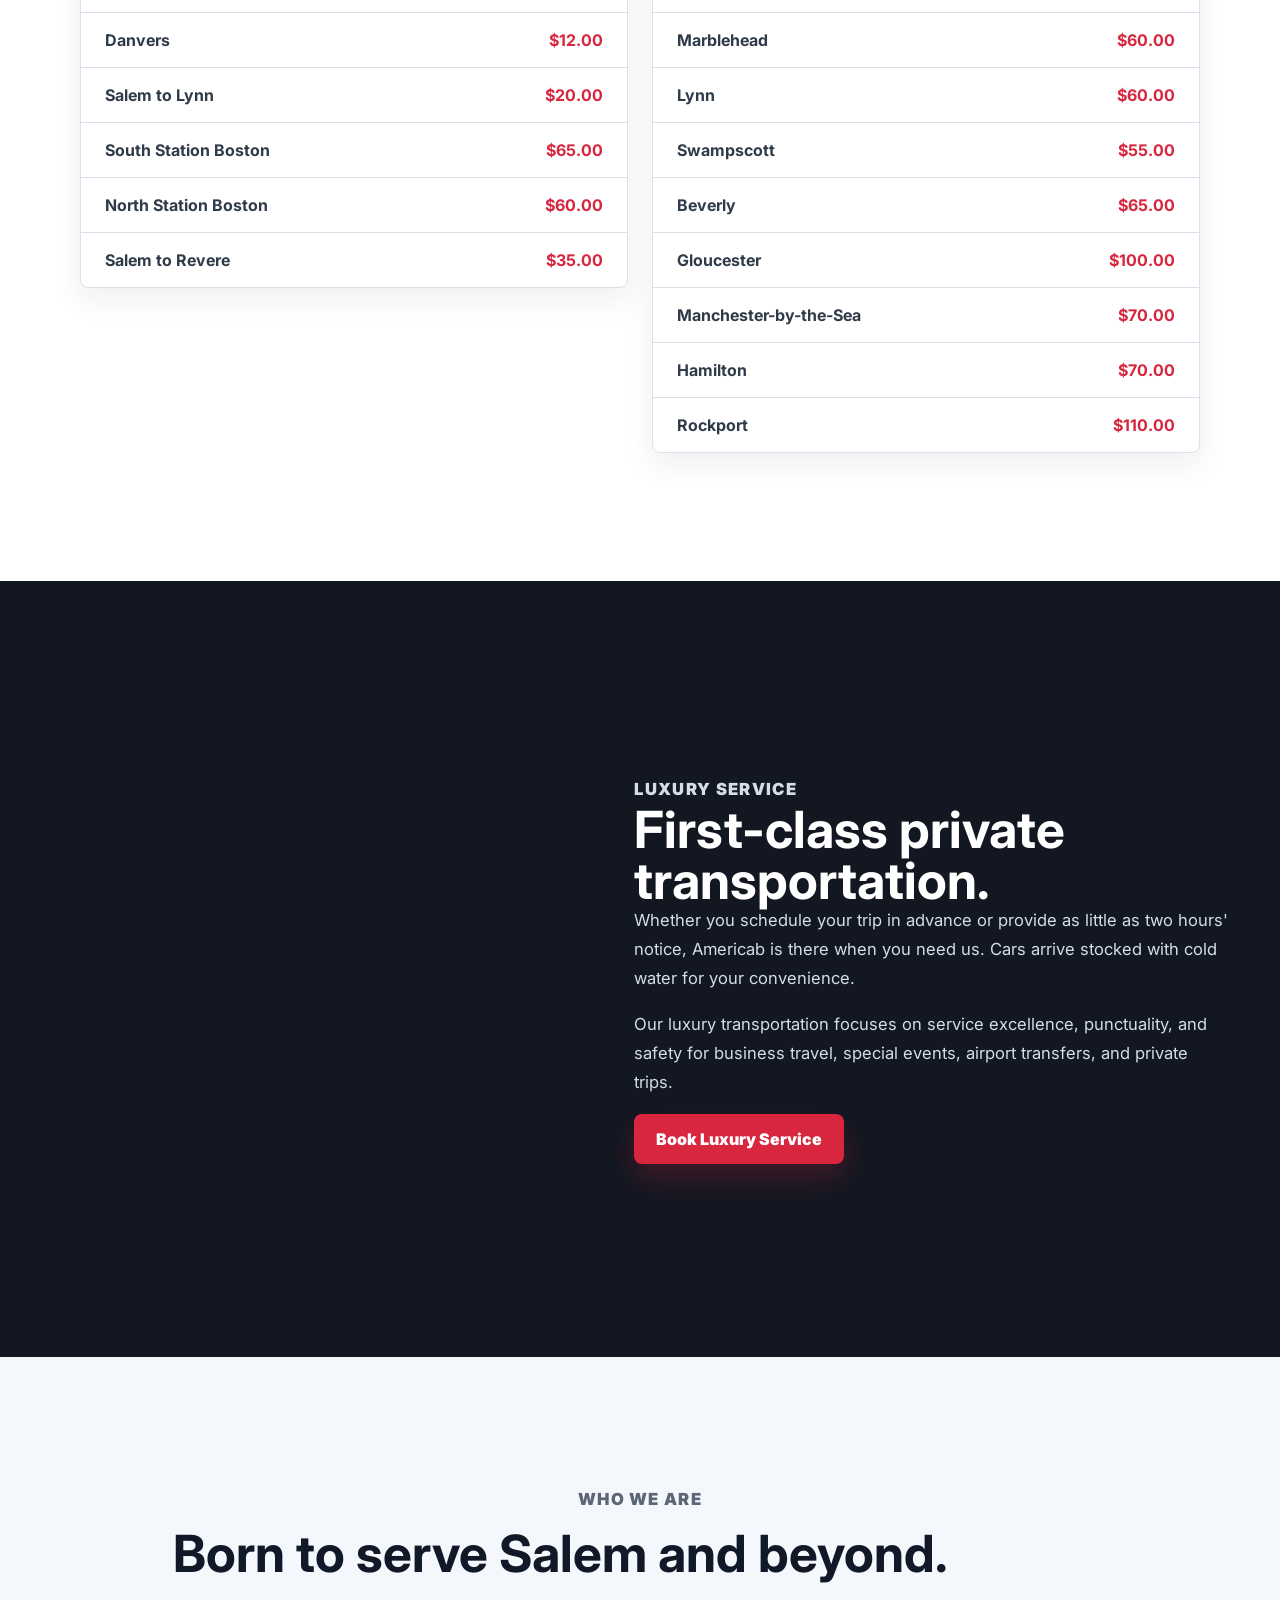
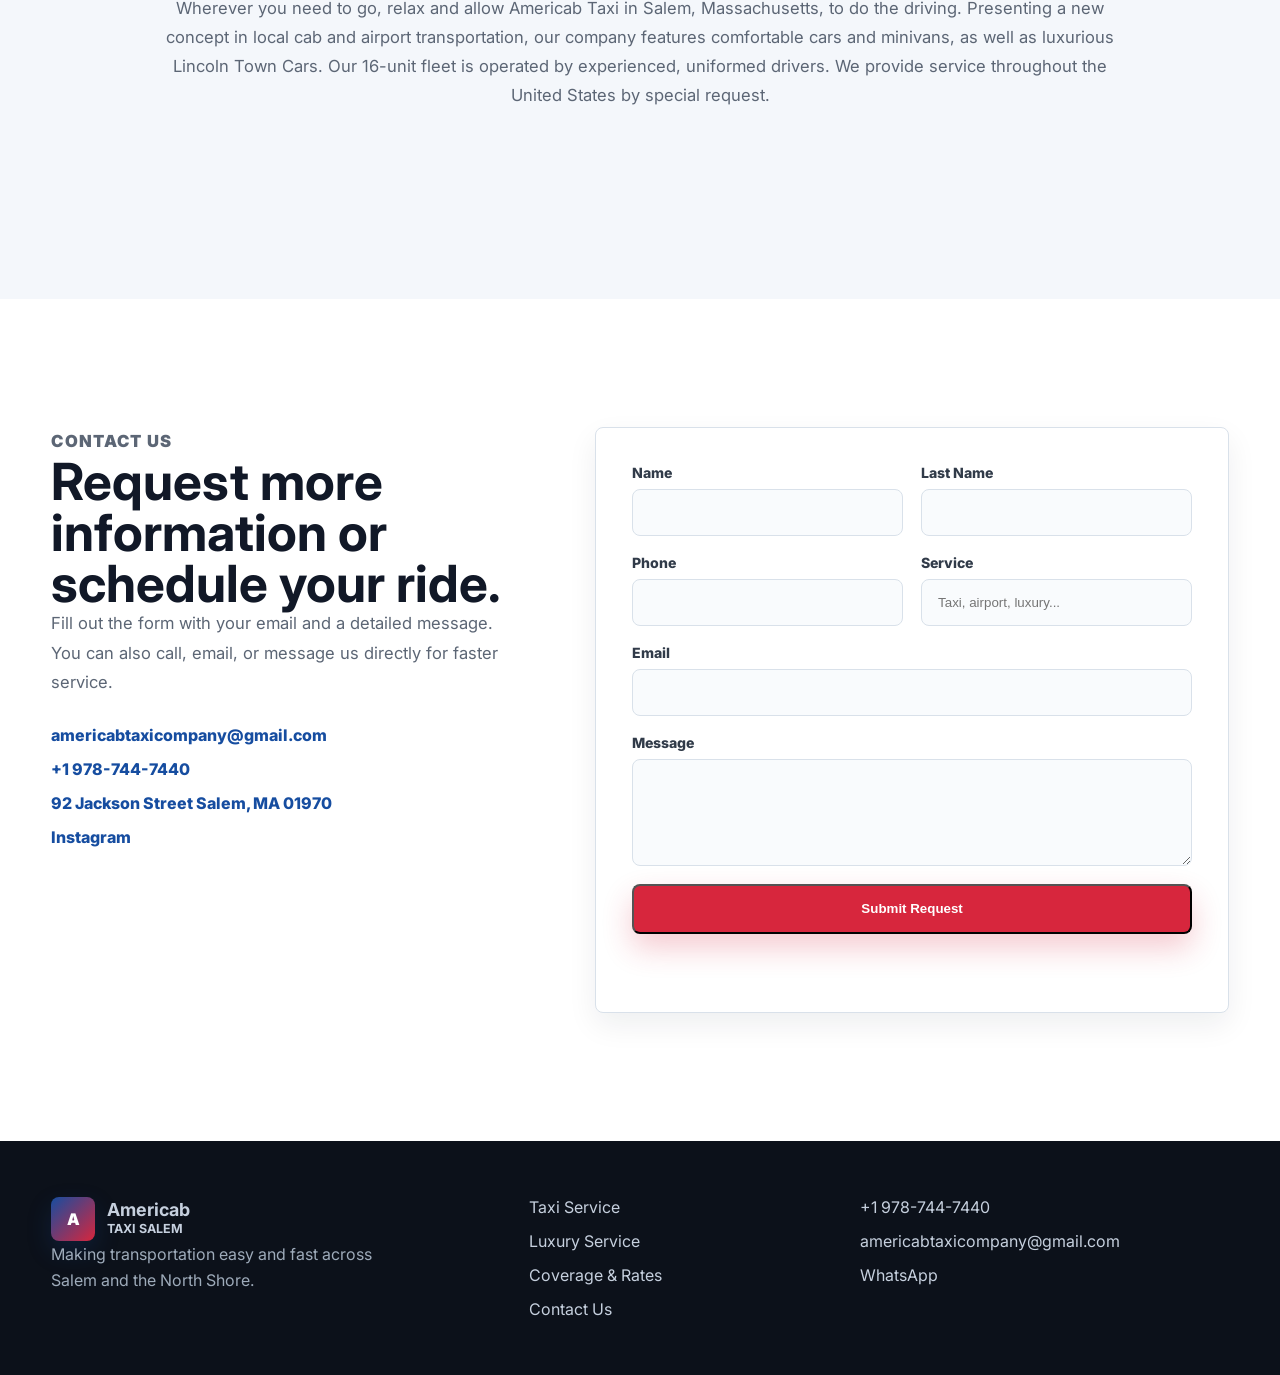
<file: taxi-service/index.html>
<!doctype html>
<html lang="en">
  <head>
    <meta charset="utf-8">
    <meta name="viewport" content="width=device-width, initial-scale=1">
    <meta http-equiv="refresh" content="0; url=../#taxi">
    <title>Taxi Service | Americab Taxi Salem</title>
  </head>
  <body>
    <a href="../#taxi">Taxi Service</a>
  </body>
</html>
</file>
<file: styles.css>
:root {
  --ink: #111827;
  --muted: #5c6675;
  --line: #d9e1ea;
  --paper: #ffffff;
  --soft: #f4f7fb;
  --blue: #164da0;
  --blue-2: #2877d4;
  --red: #d7263d;
  --gold: #f4b942;
  --dark: #121721;
  --shadow: 0 18px 48px rgba(17, 24, 39, 0.14);
}

* {
  box-sizing: border-box;
}

html {
  scroll-behavior: smooth;
}

body {
  margin: 0;
  font-family: Inter, system-ui, -apple-system, BlinkMacSystemFont, "Segoe UI", sans-serif;
  color: var(--ink);
  background: var(--paper);
}

body.nav-open {
  overflow: hidden;
}

a {
  color: inherit;
  text-decoration: none;
}

img {
  max-width: 100%;
}

.site-header {
  position: fixed;
  inset: 0 0 auto;
  z-index: 50;
  display: grid;
  grid-template-columns: auto 1fr auto;
  align-items: center;
  gap: 28px;
  padding: 16px clamp(18px, 4vw, 56px);
  background: rgba(255, 255, 255, 0.9);
  border-bottom: 1px solid rgba(217, 225, 234, 0.78);
  backdrop-filter: blur(18px);
}

.brand {
  display: inline-flex;
  align-items: center;
  gap: 12px;
  min-width: max-content;
}

.brand-mark {
  display: grid;
  place-items: center;
  width: 44px;
  height: 44px;
  color: #fff;
  font-weight: 900;
  background: linear-gradient(135deg, var(--blue), var(--red));
  border-radius: 8px;
  box-shadow: 0 10px 24px rgba(22, 77, 160, 0.22);
}

.brand strong,
.brand small {
  display: block;
  line-height: 1;
}

.brand strong {
  font-size: 1.12rem;
  letter-spacing: 0;
}

.brand small {
  margin-top: 4px;
  color: var(--muted);
  font-size: 0.78rem;
  font-weight: 700;
  text-transform: uppercase;
}

.site-nav {
  display: flex;
  justify-content: center;
  gap: clamp(16px, 3vw, 34px);
  color: #293241;
  font-weight: 700;
}

.site-nav a {
  padding: 10px 0;
  border-bottom: 2px solid transparent;
}

.site-nav a.active,
.site-nav a:hover {
  color: var(--blue);
  border-color: var(--red);
}

.header-call {
  padding: 13px 18px;
  color: #fff;
  font-weight: 800;
  background: var(--blue);
  border-radius: 8px;
  box-shadow: 0 12px 26px rgba(22, 77, 160, 0.2);
}

.nav-toggle {
  display: none;
}

.hero {
  min-height: 100svh;
  display: grid;
  grid-template-columns: minmax(0, 1.05fr) minmax(360px, 0.95fr);
  align-items: stretch;
  padding-top: 77px;
  background: var(--dark);
}

.hero-media {
  min-height: 560px;
  background:
    linear-gradient(90deg, rgba(18, 23, 33, 0.05), rgba(18, 23, 33, 0.72)),
    url("https://www.americabtaxisalem.com/images/home-bg.webp") center / cover no-repeat;
}

.hero-content {
  display: flex;
  flex-direction: column;
  justify-content: center;
  gap: 24px;
  padding: clamp(34px, 7vw, 86px);
  color: #fff;
}

.eyebrow {
  margin: 0;
  color: var(--red);
  font-size: 0.82rem;
  font-weight: 900;
  letter-spacing: 0.08em;
  text-transform: uppercase;
}

h1,
h2,
h3,
p {
  margin-top: 0;
}

h1 {
  max-width: 720px;
  margin-bottom: 0;
  font-size: clamp(3rem, 7vw, 6.7rem);
  line-height: 0.95;
  letter-spacing: 0;
}

h2 {
  max-width: 820px;
  margin-bottom: 0;
  font-size: clamp(2rem, 4vw, 4.2rem);
  line-height: 1;
  letter-spacing: 0;
}

h3 {
  margin-bottom: 12px;
  font-size: 1.25rem;
}

.hero-copy {
  max-width: 600px;
  color: #dbe4f0;
  font-size: clamp(1.05rem, 2vw, 1.32rem);
}

.hero-actions,
.hero-stats,
.quick-book,
.service-grid,
.rate-layout,
.contact-links,
.footer-nav,
.footer-contact {
  display: flex;
}

.hero-actions {
  flex-wrap: wrap;
  gap: 14px;
}

.btn {
  display: inline-flex;
  align-items: center;
  justify-content: center;
  min-height: 50px;
  padding: 14px 22px;
  font-weight: 900;
  border-radius: 8px;
  transition: transform 0.18s ease, box-shadow 0.18s ease, background 0.18s ease;
}

.btn:hover,
.header-call:hover {
  transform: translateY(-2px);
}

.btn-primary {
  color: #fff;
  background: var(--red);
  box-shadow: 0 14px 30px rgba(215, 38, 61, 0.24);
}

.btn-secondary {
  color: #fff;
  border: 1px solid rgba(255, 255, 255, 0.5);
}

.hero-stats {
  flex-wrap: wrap;
  gap: 16px;
  margin: 18px 0 0;
}

.hero-stats div {
  min-width: 136px;
  padding: 16px;
  background: rgba(255, 255, 255, 0.08);
  border: 1px solid rgba(255, 255, 255, 0.16);
  border-radius: 8px;
}

.hero-stats dt {
  font-size: 1.4rem;
  font-weight: 900;
}

.hero-stats dd {
  margin: 4px 0 0;
  color: #cbd7e6;
  font-size: 0.88rem;
}

.quick-book {
  position: relative;
  z-index: 5;
  width: min(1120px, calc(100% - 36px));
  margin: -44px auto 0;
  overflow: hidden;
  background: #fff;
  border: 1px solid var(--line);
  border-radius: 8px;
  box-shadow: var(--shadow);
}

.quick-book a {
  flex: 1;
  min-width: 220px;
  padding: 24px;
  border-right: 1px solid var(--line);
}

.quick-book a:last-child {
  border-right: 0;
}

.quick-book span {
  display: block;
  margin-bottom: 6px;
  color: var(--muted);
  font-size: 0.78rem;
  font-weight: 800;
  text-transform: uppercase;
}

.quick-book strong {
  color: var(--blue);
}

.section {
  padding: clamp(72px, 10vw, 132px) clamp(18px, 4vw, 56px);
}

.section-heading {
  display: grid;
  gap: 14px;
  max-width: 1120px;
  margin: 0 auto 44px;
}

.section-heading.wide {
  max-width: 980px;
  text-align: center;
}

.section-heading p:not(.eyebrow),
.split p,
.luxury-copy p,
.contact-copy p,
.about p {
  color: var(--muted);
  font-size: 1.04rem;
  line-height: 1.75;
}

.service-grid {
  max-width: 1120px;
  margin: 0 auto;
  gap: 18px;
}

.service-card,
.rate-table,
.feature-panel,
.contact-form {
  background: #fff;
  border: 1px solid var(--line);
  border-radius: 8px;
  box-shadow: 0 12px 30px rgba(17, 24, 39, 0.07);
}

.service-card {
  flex: 1;
  padding: 30px;
}

.service-card.accent {
  color: #fff;
  background: var(--blue);
  border-color: var(--blue);
}

.service-card.accent p,
.service-card.accent a {
  color: #e9f1ff;
}

.card-icon {
  display: grid;
  place-items: center;
  width: 48px;
  height: 48px;
  margin-bottom: 24px;
  color: #fff;
  font-weight: 900;
  background: var(--red);
  border-radius: 8px;
}

.service-card p {
  color: var(--muted);
  line-height: 1.65;
}

.service-card a {
  display: inline-flex;
  margin-top: 12px;
  color: var(--blue);
  font-weight: 900;
}

.split {
  display: grid;
  grid-template-columns: minmax(0, 1.1fr) minmax(300px, 0.9fr);
  gap: clamp(28px, 6vw, 78px);
  align-items: center;
  background: var(--soft);
}

.feature-panel {
  padding: clamp(26px, 4vw, 44px);
}

.check-list {
  display: grid;
  gap: 14px;
  margin: 0;
  padding: 0;
  list-style: none;
}

.check-list li {
  display: flex;
  gap: 12px;
  align-items: center;
  color: #2f3948;
  font-weight: 700;
}

.check-list li::before {
  content: "";
  width: 10px;
  height: 10px;
  background: var(--red);
  border-radius: 50%;
  box-shadow: 8px 0 0 var(--blue);
}

.rates-section {
  background: #fff;
}

.rate-layout {
  max-width: 1120px;
  margin: 0 auto;
  gap: 24px;
  align-items: flex-start;
}

.rate-table {
  flex: 1;
  overflow: hidden;
}

.rate-table h3 {
  margin: 0;
  padding: 22px 24px;
  color: #fff;
  background: var(--blue);
}

.rate-row {
  display: flex;
  justify-content: space-between;
  gap: 24px;
  padding: 17px 24px;
  border-top: 1px solid var(--line);
}

.rate-row span {
  color: #303b4a;
  font-weight: 700;
}

.rate-row strong {
  color: var(--red);
}

.luxury {
  display: grid;
  grid-template-columns: minmax(320px, 0.92fr) minmax(0, 1.08fr);
  gap: clamp(28px, 6vw, 78px);
  align-items: center;
  color: #fff;
  background: var(--dark);
}

.luxury-image {
  min-height: 520px;
  background:
    linear-gradient(180deg, rgba(18, 23, 33, 0.08), rgba(18, 23, 33, 0.28)),
    url("https://www.americabtaxisalem.com/images/luxury-service.webp") center / cover no-repeat;
  border-radius: 8px;
}

.luxury-copy p {
  color: #d3ddea;
}

.about {
  background: var(--soft);
}

.contact-section {
  display: grid;
  grid-template-columns: minmax(280px, 0.85fr) minmax(320px, 1.15fr);
  gap: clamp(28px, 6vw, 76px);
  align-items: start;
}

.contact-links,
.footer-nav,
.footer-contact {
  flex-direction: column;
  gap: 14px;
}

.contact-links {
  margin-top: 28px;
}

.contact-links a {
  width: fit-content;
  color: var(--blue);
  font-weight: 800;
}

.contact-form {
  display: grid;
  grid-template-columns: repeat(2, minmax(0, 1fr));
  gap: 18px;
  padding: clamp(22px, 4vw, 36px);
}

.contact-form label {
  display: grid;
  gap: 8px;
  color: #313b49;
  font-size: 0.88rem;
  font-weight: 800;
}

.contact-form .full,
.contact-form button,
.form-note {
  grid-column: 1 / -1;
}

input,
textarea {
  width: 100%;
  padding: 15px 16px;
  color: var(--ink);
  background: #f9fbfd;
  border: 1px solid var(--line);
  border-radius: 8px;
  outline: 0;
}

input:focus,
textarea:focus {
  border-color: var(--blue-2);
  box-shadow: 0 0 0 4px rgba(40, 119, 212, 0.12);
}

textarea {
  resize: vertical;
}

.form-note {
  min-height: 24px;
  margin: 0;
  color: var(--blue);
  font-weight: 800;
}

.site-footer {
  display: grid;
  grid-template-columns: 1.2fr 0.8fr 1fr;
  gap: 36px;
  padding: 56px clamp(18px, 4vw, 56px);
  color: #c6d0de;
  background: #0c111a;
}

.site-footer p {
  max-width: 340px;
  color: #9eabba;
  line-height: 1.65;
}

.footer-brand small,
.footer-nav a,
.footer-contact a {
  color: #c6d0de;
}

.footer-nav a:hover,
.footer-contact a:hover {
  color: #fff;
}

@media (max-width: 920px) {
  .site-header {
    grid-template-columns: auto auto;
  }

  .nav-toggle {
    display: inline-grid;
    justify-self: end;
    gap: 6px;
    width: 44px;
    height: 44px;
    padding: 12px;
    background: #eef3fa;
    border: 0;
    border-radius: 8px;
  }

  .nav-toggle span {
    display: block;
    height: 2px;
    background: var(--ink);
  }

  .site-nav {
    position: fixed;
    inset: 76px 18px auto;
    display: none;
    flex-direction: column;
    align-items: stretch;
    padding: 18px;
    background: #fff;
    border: 1px solid var(--line);
    border-radius: 8px;
    box-shadow: var(--shadow);
  }

  .site-nav.open {
    display: flex;
  }

  .header-call {
    display: none;
  }

  .hero,
  .split,
  .luxury,
  .contact-section,
  .site-footer {
    grid-template-columns: 1fr;
  }

  .hero-media {
    min-height: 46svh;
  }

  .hero-content {
    padding-top: 42px;
  }

  .quick-book,
  .service-grid,
  .rate-layout {
    flex-direction: column;
  }

  .quick-book a {
    border-right: 0;
    border-bottom: 1px solid var(--line);
  }

  .quick-book a:last-child {
    border-bottom: 0;
  }

  .luxury-image {
    min-height: 380px;
  }
}

@media (max-width: 620px) {
  .site-header {
    padding: 12px 16px;
  }

  .hero {
    padding-top: 69px;
  }

  h1 {
    font-size: clamp(2.7rem, 15vw, 4.5rem);
  }

  .hero-stats div {
    flex: 1 1 100%;
  }

  .contact-form {
    grid-template-columns: 1fr;
  }

  .btn {
    width: 100%;
  }
}
</file>
